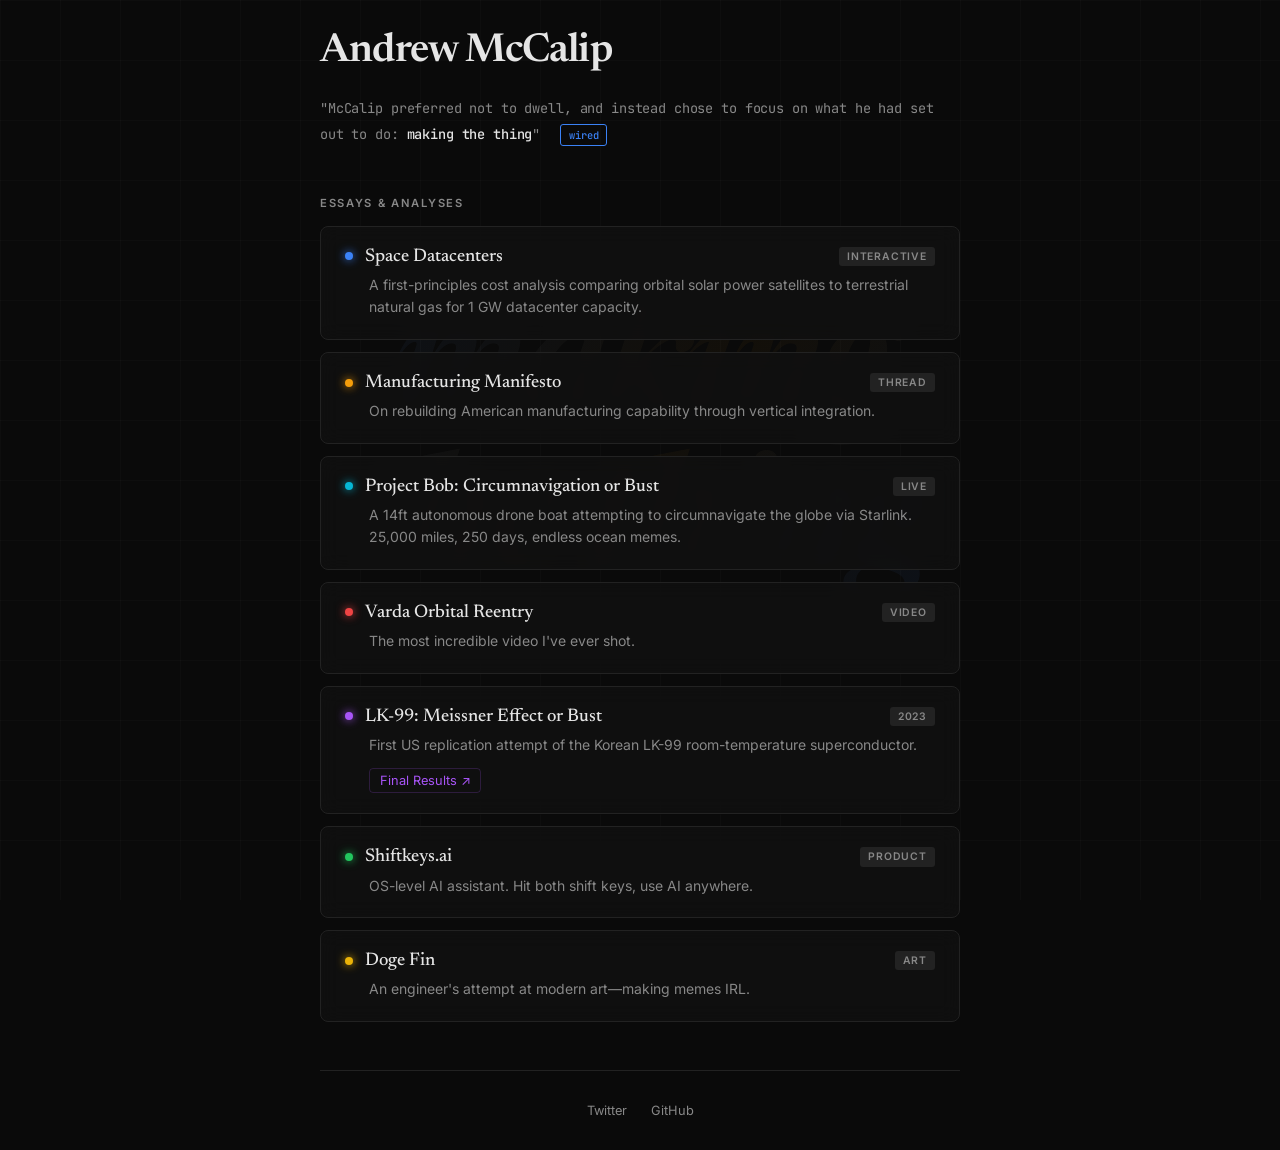
<file: templates/index.html>
<!DOCTYPE html>
<html lang="en">
<head>
    
    <meta charset="UTF-8">
    <meta name="viewport" content="width=device-width, initial-scale=1.0">
    <title>Andrew McCalip</title>
    <script type="text/javascript">
    (function(c,l,a,r,i,t,y){
        c[a]=c[a]||function(){(c[a].q=c[a].q||[]).push(arguments)};
        t=l.createElement(r);t.async=1;t.src="https://www.clarity.ms/tag/"+i;
        y=l.getElementsByTagName(r)[0];y.parentNode.insertBefore(t,y);
    })(window, document, "clarity", "script", "uklfizg8dn");
    </script>
    <link rel="preconnect" href="https://fonts.googleapis.com">
    <link rel="preconnect" href="https://fonts.gstatic.com" crossorigin>
    <link href="https://fonts.googleapis.com/css2?family=Newsreader:opsz,wght@6..72,400;6..72,500;6..72,600&family=JetBrains+Mono:wght@400;500&family=Inter:wght@400;500;600&display=swap" rel="stylesheet">
    <style>
        :root {
            --bg: #0a0a0a;
            --bg-card: #111111;
            --border: #222222;
            --text: #e5e5e5;
            --text-muted: #888888;
            --accent: #3b82f6;
            --accent-secondary: #f59e0b;
        }
        
        * {
            margin: 0;
            padding: 0;
            box-sizing: border-box;
        }
        
        body {
            font-family: 'Inter', -apple-system, BlinkMacSystemFont, sans-serif;
            background: var(--bg);
            color: var(--text);
            min-height: 100vh;
            display: flex;
            flex-direction: column;
            align-items: center;
            justify-content: center;
            padding: 2rem;
            overflow-x: hidden;
            position: relative;
        }
        
        /* Background quote effect */
        .bg-quote {
            position: fixed;
            top: 50%;
            left: 50%;
            transform: translate(-50%, -50%);
            font-family: 'Newsreader', Georgia, serif;
            font-size: clamp(4rem, 12vw, 10rem);
            font-weight: 600;
            font-style: italic;
            white-space: nowrap;
            color: transparent;
            background: linear-gradient(
                135deg,
                rgba(59, 130, 246, 0.06) 0%,
                rgba(245, 158, 11, 0.04) 50%,
                rgba(59, 130, 246, 0.06) 100%
            );
            -webkit-background-clip: text;
            background-clip: text;
            pointer-events: none;
            user-select: none;
            z-index: 0;
            letter-spacing: -0.03em;
        }
        
        .bg-quote-line {
            display: block;
            text-align: center;
            animation: pulse 8s ease-in-out infinite;
        }
        
        .bg-quote-line:nth-child(2) {
            animation-delay: -4s;
        }
        
        @keyframes pulse {
            0%, 100% { opacity: 0.6; }
            50% { opacity: 1; }
        }
        
        /* Subtle grid overlay */
        .bg-grid {
            position: fixed;
            inset: 0;
            background-image: 
                linear-gradient(rgba(255,255,255,0.02) 1px, transparent 1px),
                linear-gradient(90deg, rgba(255,255,255,0.02) 1px, transparent 1px);
            background-size: 60px 60px;
            pointer-events: none;
            z-index: 0;
        }
        
        .container {
            max-width: 640px;
            width: 100%;
            position: relative;
            z-index: 1;
        }
        
        header {
            margin-bottom: 3rem;
        }
        
        h1 {
            font-family: 'Newsreader', Georgia, serif;
            font-size: 2.5rem;
            font-weight: 600;
            letter-spacing: -0.02em;
            margin-bottom: 1.5rem;
        }
        
        /* Quote Block - Monospace Minimal */
        .quote-block {
            position: relative;
            padding: 0;
            margin-top: 0.5rem;
        }
        
        .quote-text {
            font-family: 'JetBrains Mono', 'Consolas', monospace;
            font-size: 0.85rem;
            font-weight: 400;
            line-height: 1.9;
            color: var(--text-muted);
            letter-spacing: -0.01em;
        }
        
        .quote-text .highlight {
            color: var(--text);
            font-weight: 500;
        }
        
        .quote-source {
            display: inline;
        }
        
        .quote-source a {
            font-family: 'JetBrains Mono', monospace;
            font-size: 0.65rem;
            font-weight: 500;
            color: var(--accent);
            text-decoration: none;
            margin-left: 0.75rem;
            padding: 0.2rem 0.5rem;
            border: 1px solid var(--accent);
            border-radius: 3px;
            transition: all 0.15s;
        }
        
        .quote-source a:hover {
            background: rgba(59, 130, 246, 0.15);
        }
        
        .essays-section {
            margin-bottom: 3rem;
        }
        
        .section-label {
            font-size: 0.7rem;
            font-weight: 600;
            letter-spacing: 0.15em;
            text-transform: uppercase;
            color: var(--text-muted);
            margin-bottom: 1rem;
        }
        
        .essay-list {
            display: flex;
            flex-direction: column;
            gap: 0.75rem;
        }
        
        .essay-card {
            display: block;
            background: rgba(17, 17, 17, 0.8);
            backdrop-filter: blur(10px);
            border: 1px solid var(--border);
            border-radius: 8px;
            padding: 1.25rem 1.5rem;
            text-decoration: none;
            color: inherit;
            transition: all 0.2s ease;
        }
        
        .essay-card:hover {
            border-color: var(--accent);
            transform: translateX(4px);
            background: rgba(17, 17, 17, 0.95);
        }
        
        .essay-header {
            display: flex;
            align-items: center;
            gap: 0.75rem;
            margin-bottom: 0.5rem;
        }
        
        .essay-indicator {
            width: 8px;
            height: 8px;
            border-radius: 50%;
            flex-shrink: 0;
        }
        
        .essay-indicator.orbital {
            background: var(--accent);
            box-shadow: 0 0 10px var(--accent);
        }
        
        .essay-indicator.manufacturing {
            background: var(--accent-secondary);
            box-shadow: 0 0 10px var(--accent-secondary);
        }
        
        .essay-indicator.lk99 {
            background: #a855f7;
            box-shadow: 0 0 10px #a855f7;
        }
        
        .essay-indicator.circumnavigation {
            background: #06b6d4;
            box-shadow: 0 0 10px #06b6d4;
        }
        
        .essay-indicator.shiftkeys {
            background: #22c55e;
            box-shadow: 0 0 10px #22c55e;
        }
        
        .essay-indicator.varda {
            background: #ef4444;
            box-shadow: 0 0 10px #ef4444;
        }
        
        .essay-indicator.doge {
            background: #eab308;
            box-shadow: 0 0 10px #eab308;
        }
        
        .essay-title {
            font-family: 'Newsreader', Georgia, serif;
            font-size: 1.15rem;
            font-weight: 500;
        }
        
        .essay-description {
            font-size: 0.875rem;
            color: var(--text-muted);
            line-height: 1.6;
            padding-left: 1.5rem;
        }
        
        .essay-tag {
            display: inline-block;
            font-size: 0.65rem;
            font-weight: 600;
            letter-spacing: 0.08em;
            text-transform: uppercase;
            color: var(--text-muted);
            background: var(--border);
            padding: 0.2rem 0.5rem;
            border-radius: 3px;
            margin-left: auto;
        }
        
        .lk99-card {
            cursor: default;
        }
        
        .lk99-card:hover {
            transform: none;
            border-color: #a855f7;
        }
        
        .essay-links {
            display: flex;
            gap: 1rem;
            padding-left: 1.5rem;
            margin-top: 0.75rem;
        }
        
        .essay-sublink {
            font-size: 0.8rem;
            color: #a855f7;
            text-decoration: none;
            padding: 0.25rem 0.6rem;
            border: 1px solid #a855f733;
            border-radius: 4px;
            transition: all 0.15s;
        }
        
        .essay-sublink:hover {
            background: #a855f722;
            border-color: #a855f7;
        }
        
        footer {
            padding-top: 2rem;
            border-top: 1px solid var(--border);
            text-align: center;
        }
        
        .footer-links {
            display: flex;
            justify-content: center;
            gap: 1.5rem;
        }
        
        .footer-links a {
            font-size: 0.8rem;
            color: var(--text-muted);
            text-decoration: none;
            transition: color 0.15s;
        }
        
        .footer-links a:hover {
            color: var(--text);
        }
        
        /* Mobile zoom out */
        @media (max-width: 768px) {
            body {
                zoom: 0.7;
            }
        }
    </style>
</head>
<body>
    <!-- Background effects -->
    <div class="bg-grid"></div>
    <div class="bg-quote" aria-hidden="true">
        <span class="bg-quote-line">making</span>
        <span class="bg-quote-line">the thing</span>
    </div>
    
    <div class="container">
        <header>
            <h1>Andrew McCalip</h1>
            <div class="quote-block">
                <p class="quote-text">"McCalip preferred not to dwell, and instead chose to focus on what he had set out to do: <span class="highlight">making the thing</span>" <span class="quote-source"><a href="https://www.wired.com/story/inside-the-diy-race-to-replicate-lk-99/" target="_blank">wired</a></span></p>
            </div>
        </header>
        
        <section class="essays-section">
            <p class="section-label">Essays & Analyses</p>
            
            <div class="essay-list">
                <a href="/space-datacenters" class="essay-card">
                    <div class="essay-header">
                        <div class="essay-indicator orbital"></div>
                        <span class="essay-title">Space Datacenters</span>
                        <span class="essay-tag">Interactive</span>
                    </div>
                    <p class="essay-description">
                        A first-principles cost analysis comparing orbital solar power satellites 
                        to terrestrial natural gas for 1 GW datacenter capacity.
                    </p>
                </a>
                
                <a href="https://x.com/andrewmccalip/status/1861019810920063145" target="_blank" class="essay-card">
                    <div class="essay-header">
                        <div class="essay-indicator manufacturing"></div>
                        <span class="essay-title">Manufacturing Manifesto</span>
                        <span class="essay-tag">Thread</span>
                    </div>
                    <p class="essay-description">
                        On rebuilding American manufacturing capability through vertical integration.
                    </p>
                </a>
                
                <a href="https://www.projectbob.xyz" target="_blank" class="essay-card">
                    <div class="essay-header">
                        <div class="essay-indicator circumnavigation"></div>
                        <span class="essay-title">Project Bob: Circumnavigation or Bust</span>
                        <span class="essay-tag">Live</span>
                    </div>
                    <p class="essay-description">
                        A 14ft autonomous drone boat attempting to circumnavigate the globe via Starlink. 
                        25,000 miles, 250 days, endless ocean memes.
                    </p>
                </a>
                
                <a href="https://www.youtube.com/watch?v=BWxl921rMgM" target="_blank" class="essay-card">
                    <div class="essay-header">
                        <div class="essay-indicator varda"></div>
                        <span class="essay-title">Varda Orbital Reentry</span>
                        <span class="essay-tag">Video</span>
                    </div>
                    <p class="essay-description">
                        The most incredible video I've ever shot.
                    </p>
                </a>
                
                <div class="essay-card lk99-card">
                    <div class="essay-header">
                        <div class="essay-indicator lk99"></div>
                        <span class="essay-title">LK-99: Meissner Effect or Bust</span>
                        <span class="essay-tag">2023</span>
                    </div>
                    <p class="essay-description">
                        First US replication attempt of the Korean LK-99 room-temperature 
                        superconductor. 
                    </p>
                    <div class="essay-links">
                        <a href="https://x.com/andrewmccalip/status/1689476909208600576" target="_blank" class="essay-sublink">Final Results ↗</a>
                    </div>
                </div>
                
                <a href="https://shiftkeys.ai" target="_blank" class="essay-card">
                    <div class="essay-header">
                        <div class="essay-indicator shiftkeys"></div>
                        <span class="essay-title">Shiftkeys.ai</span>
                        <span class="essay-tag">Product</span>
                    </div>
                    <p class="essay-description">
                        OS-level AI assistant. Hit both shift keys, use AI anywhere.
                    </p>
                </a>
                
                <a href="https://doge-fin.com" target="_blank" class="essay-card">
                    <div class="essay-header">
                        <div class="essay-indicator doge"></div>
                        <span class="essay-title">Doge Fin</span>
                        <span class="essay-tag">Art</span>
                    </div>
                    <p class="essay-description">
                        An engineer's attempt at modern art—making memes IRL.
                    </p>
                </a>
            </div>
        </section>
        
        <footer>
            <div class="footer-links">
                <a href="https://twitter.com/andrewmccalip" target="_blank">Twitter</a>
                <a href="https://github.com/andrewmccalip" target="_blank">GitHub</a>
            </div>
        </footer>
    </div>
</body>
</html>
</file>
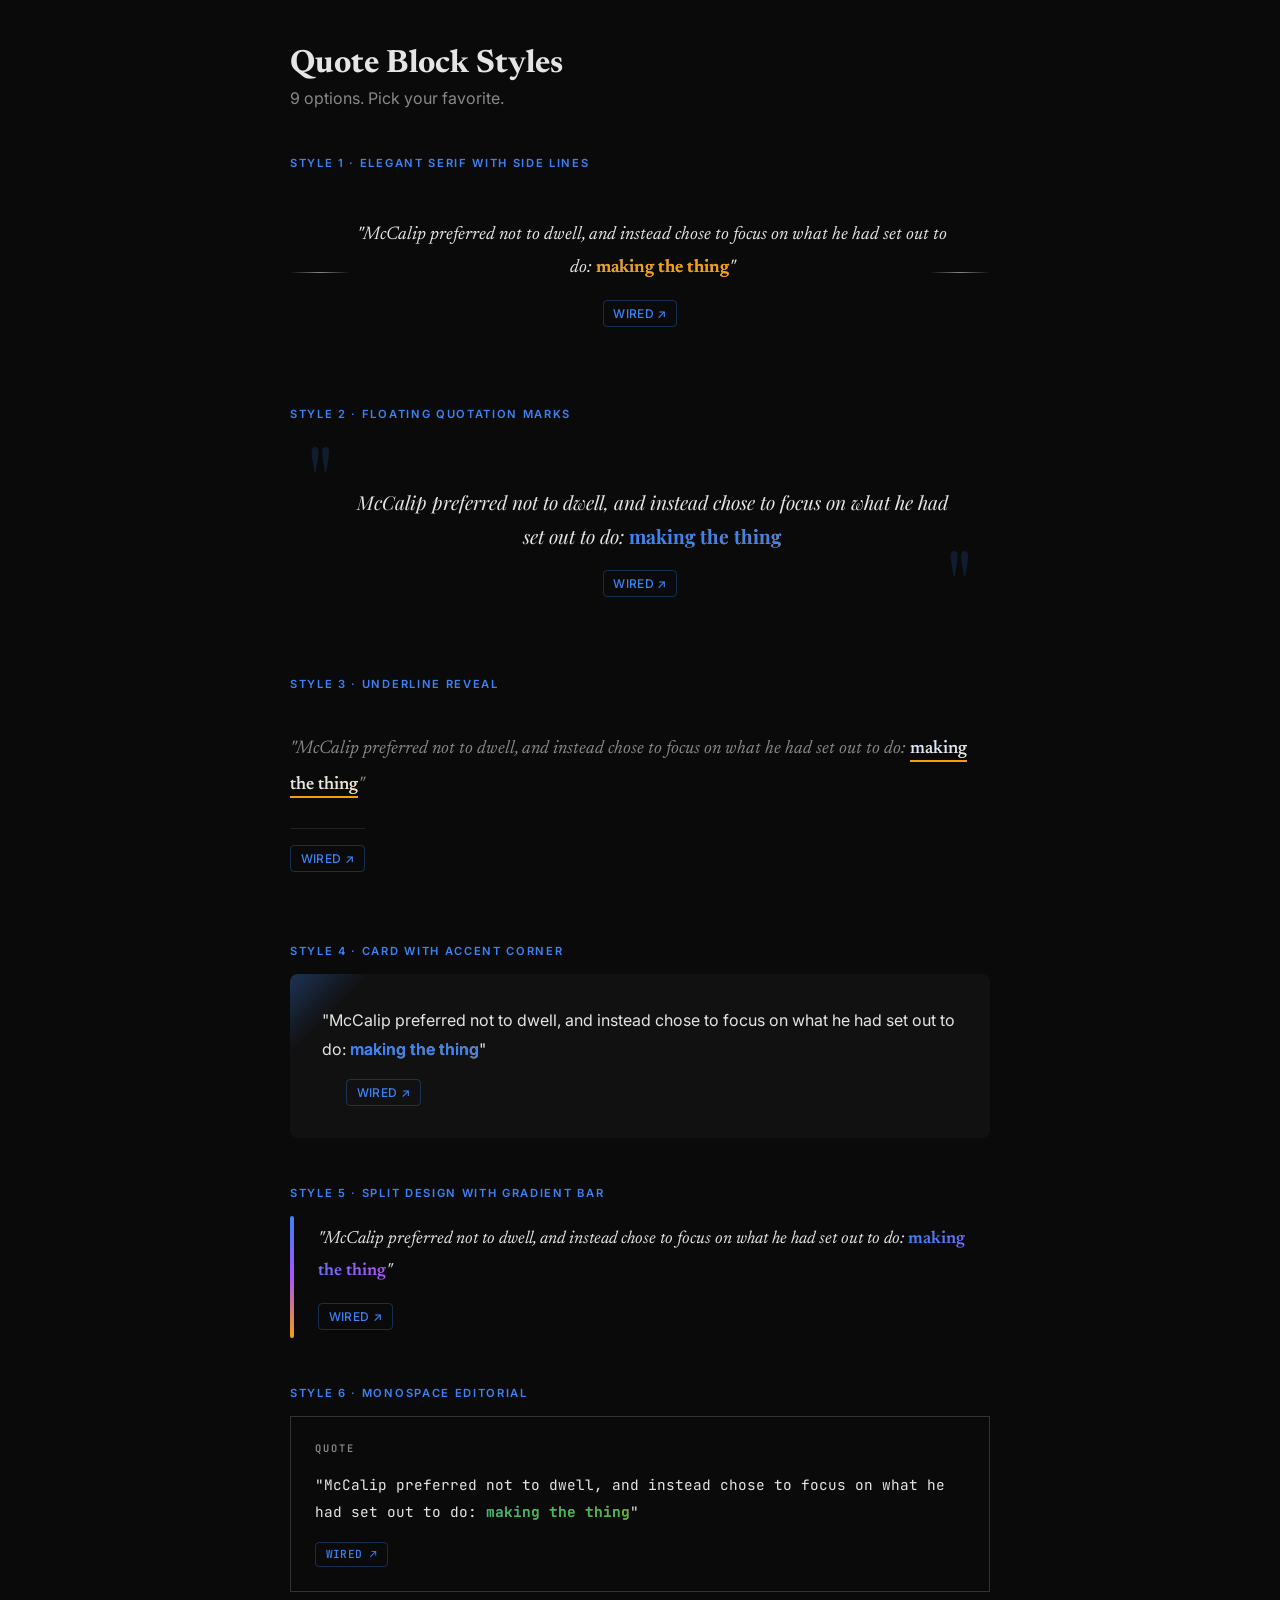
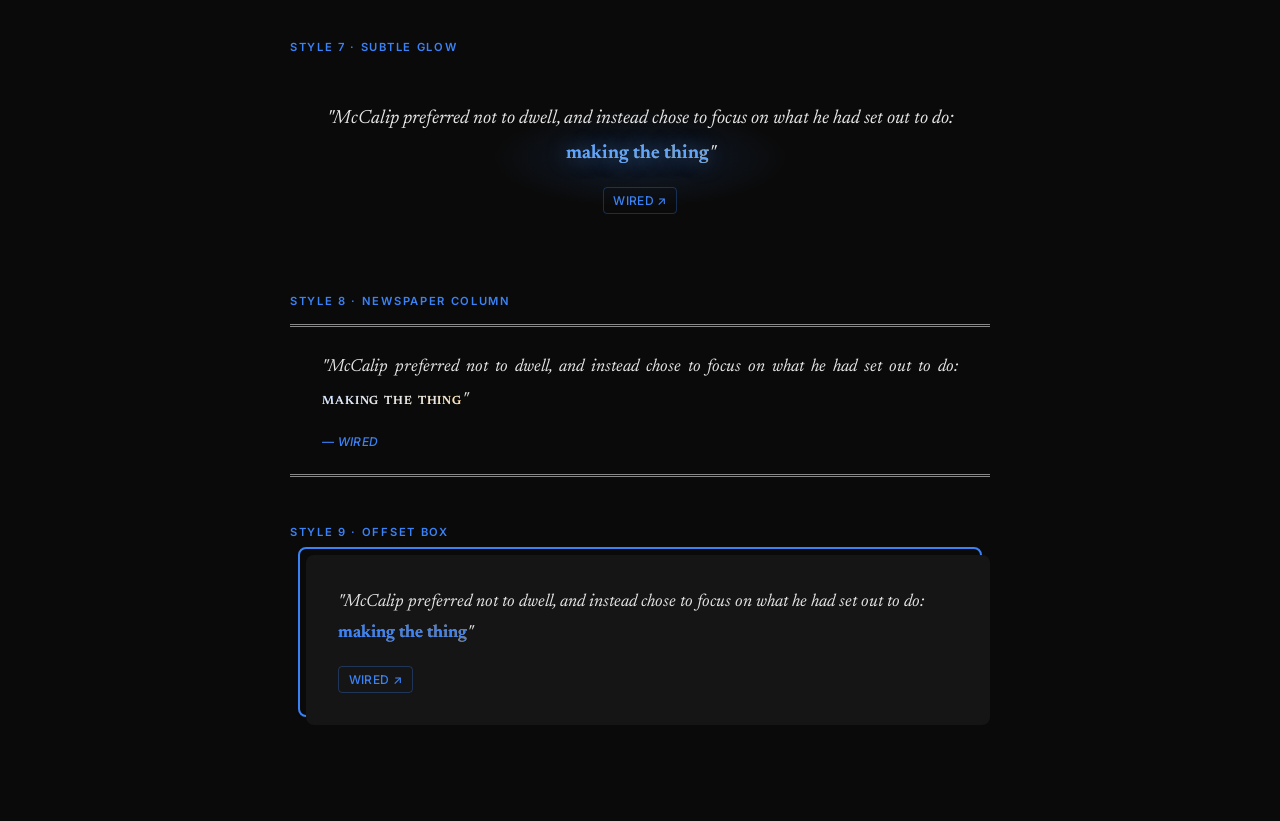
<file: templates/quote-styles.html>
<!DOCTYPE html>
<html lang="en">
<head>
    <meta charset="UTF-8">
    <meta name="viewport" content="width=device-width, initial-scale=1.0">
    <title>Quote Styles</title>
    <link rel="preconnect" href="https://fonts.googleapis.com">
    <link rel="preconnect" href="https://fonts.gstatic.com" crossorigin>
    <link href="https://fonts.googleapis.com/css2?family=Newsreader:opsz,wght@6..72,400;6..72,500;6..72,600&family=JetBrains+Mono:wght@400;500&family=Inter:wght@400;500;600&family=Playfair+Display:ital,wght@0,400;0,600;1,400&display=swap" rel="stylesheet">
    <style>
        :root {
            --bg: #0a0a0a;
            --text: #e5e5e5;
            --text-muted: #888888;
            --accent: #3b82f6;
            --accent-secondary: #f59e0b;
            --purple: #a855f7;
        }
        
        * { margin: 0; padding: 0; box-sizing: border-box; }
        
        body {
            font-family: 'Inter', -apple-system, sans-serif;
            background: var(--bg);
            color: var(--text);
            padding: 3rem 2rem;
            min-height: 100vh;
        }
        
        .container {
            max-width: 700px;
            margin: 0 auto;
        }
        
        h1 {
            font-family: 'Newsreader', Georgia, serif;
            font-size: 2rem;
            margin-bottom: 0.5rem;
        }
        
        .subtitle {
            color: var(--text-muted);
            margin-bottom: 3rem;
        }
        
        .style-section {
            margin-bottom: 3rem;
        }
        
        .style-label {
            font-size: 0.7rem;
            font-weight: 600;
            letter-spacing: 0.15em;
            text-transform: uppercase;
            color: var(--accent);
            margin-bottom: 1rem;
        }

        /* ========================================
           STYLE 1: Elegant Serif with Side Lines (KEEP)
           ======================================== */
        .quote-1 {
            position: relative;
            padding: 2rem 2.5rem;
            text-align: center;
        }
        
        .quote-1::before,
        .quote-1::after {
            content: '';
            position: absolute;
            top: 50%;
            width: 60px;
            height: 1px;
            background: linear-gradient(90deg, transparent, var(--text-muted), transparent);
        }
        
        .quote-1::before { left: 0; }
        .quote-1::after { right: 0; }
        
        .quote-1 .quote-text {
            font-family: 'Newsreader', Georgia, serif;
            font-size: 1.15rem;
            font-style: italic;
            color: var(--text);
            line-height: 1.8;
        }
        
        .quote-1 .highlight {
            color: var(--accent-secondary);
            font-style: normal;
            font-weight: 600;
        }
        
        .quote-1 .quote-source {
            justify-content: center;
            padding-left: 0;
        }

        /* ========================================
           STYLE 2: Floating Quotation Marks
           ======================================== */
        .quote-2 {
            position: relative;
            padding: 3rem 2rem 2rem;
            text-align: center;
        }
        
        .quote-2::before,
        .quote-2::after {
            font-family: 'Playfair Display', Georgia, serif;
            font-size: 6rem;
            line-height: 1;
            position: absolute;
            color: var(--accent);
            opacity: 0.15;
        }
        
        .quote-2::before {
            content: '"';
            top: -0.5rem;
            left: 1rem;
        }
        
        .quote-2::after {
            content: '"';
            bottom: 0;
            right: 1rem;
        }
        
        .quote-2 .quote-text {
            font-family: 'Playfair Display', Georgia, serif;
            font-size: 1.2rem;
            font-style: italic;
            color: var(--text);
            line-height: 1.8;
        }
        
        .quote-2 .highlight {
            color: var(--accent);
            font-style: normal;
            font-weight: 600;
        }
        
        .quote-2 .quote-source {
            justify-content: center;
            padding-left: 0;
        }

        /* ========================================
           STYLE 3: Underline Reveal
           ======================================== */
        .quote-3 {
            padding: 1.5rem 0;
        }
        
        .quote-3 .quote-text {
            font-family: 'Newsreader', Georgia, serif;
            font-size: 1.15rem;
            font-style: italic;
            color: var(--text-muted);
            line-height: 2;
            padding-left: 0;
        }
        
        .quote-3 .highlight {
            color: var(--text);
            font-style: normal;
            font-weight: 500;
            border-bottom: 2px solid var(--accent-secondary);
            padding-bottom: 2px;
        }
        
        .quote-3 .quote-source {
            padding-left: 0;
            margin-top: 1.5rem;
            padding-top: 1rem;
            border-top: 1px solid #222;
        }

        /* ========================================
           STYLE 4: Card with Accent Corner
           ======================================== */
        .quote-4 {
            background: #111;
            border-radius: 8px;
            padding: 2rem;
            position: relative;
            overflow: hidden;
        }
        
        .quote-4::before {
            content: '';
            position: absolute;
            top: 0;
            left: 0;
            width: 80px;
            height: 80px;
            background: linear-gradient(135deg, var(--accent) 0%, transparent 50%);
            opacity: 0.3;
        }
        
        .quote-4 .quote-text {
            font-family: 'Inter', sans-serif;
            font-size: 1rem;
            font-style: normal;
            font-weight: 400;
            color: var(--text);
            line-height: 1.8;
            padding-left: 0;
        }
        
        .quote-4 .highlight {
            color: var(--accent);
            font-weight: 600;
        }

        /* ========================================
           STYLE 5: Split Design
           ======================================== */
        .quote-5 {
            display: grid;
            grid-template-columns: 4px 1fr;
            gap: 1.5rem;
        }
        
        .quote-5-bar {
            background: linear-gradient(180deg, var(--accent) 0%, var(--purple) 50%, var(--accent-secondary) 100%);
            border-radius: 2px;
        }
        
        .quote-5 .quote-content {
            padding: 0.5rem 0;
        }
        
        .quote-5 .quote-text {
            font-family: 'Newsreader', Georgia, serif;
            font-size: 1.1rem;
            font-style: italic;
            color: var(--text);
            line-height: 1.8;
            padding-left: 0;
        }
        
        .quote-5 .highlight {
            background: linear-gradient(90deg, var(--accent), var(--purple));
            -webkit-background-clip: text;
            background-clip: text;
            color: transparent;
            font-style: normal;
            font-weight: 600;
        }
        
        .quote-5 .quote-source {
            padding-left: 0;
        }

        /* ========================================
           STYLE 6: Monospace Editorial
           ======================================== */
        .quote-6 {
            padding: 1.5rem;
            border: 1px solid #333;
        }
        
        .quote-6::before {
            content: 'QUOTE';
            display: block;
            font-family: 'JetBrains Mono', monospace;
            font-size: 0.65rem;
            font-weight: 600;
            letter-spacing: 0.2em;
            color: var(--text-muted);
            margin-bottom: 1rem;
        }
        
        .quote-6 .quote-text {
            font-family: 'JetBrains Mono', monospace;
            font-size: 0.9rem;
            font-style: normal;
            color: var(--text);
            line-height: 1.9;
            padding-left: 0;
        }
        
        .quote-6 .highlight {
            color: #3fb950;
            font-weight: 500;
        }
        
        .quote-6 .quote-source {
            padding-left: 0;
        }
        
        .quote-6 .quote-source a {
            font-family: 'JetBrains Mono', monospace;
            font-size: 0.7rem;
        }

        /* ========================================
           STYLE 7: Glow Effect
           ======================================== */
        .quote-7 {
            padding: 2rem;
            text-align: center;
            position: relative;
        }
        
        .quote-7::before {
            content: '';
            position: absolute;
            top: 50%;
            left: 50%;
            transform: translate(-50%, -50%);
            width: 300px;
            height: 100px;
            background: radial-gradient(ellipse, rgba(59, 130, 246, 0.15) 0%, transparent 70%);
            pointer-events: none;
        }
        
        .quote-7 .quote-text {
            font-family: 'Newsreader', Georgia, serif;
            font-size: 1.2rem;
            font-style: italic;
            color: var(--text);
            line-height: 1.8;
            padding-left: 0;
            position: relative;
        }
        
        .quote-7 .highlight {
            color: #60a5fa;
            font-style: normal;
            font-weight: 600;
            text-shadow: 0 0 20px rgba(96, 165, 250, 0.5);
        }
        
        .quote-7 .quote-source {
            justify-content: center;
            padding-left: 0;
        }

        /* ========================================
           STYLE 8: Newspaper Column
           ======================================== */
        .quote-8 {
            padding: 1.5rem 2rem;
            border-top: 3px double var(--text-muted);
            border-bottom: 3px double var(--text-muted);
        }
        
        .quote-8 .quote-text {
            font-family: 'Newsreader', Georgia, serif;
            font-size: 1.1rem;
            font-style: italic;
            color: var(--text);
            line-height: 1.9;
            padding-left: 0;
            text-align: justify;
        }
        
        .quote-8 .highlight {
            font-variant: small-caps;
            font-style: normal;
            font-weight: 600;
            letter-spacing: 0.05em;
            color: var(--text);
        }
        
        .quote-8 .quote-source {
            padding-left: 0;
            justify-content: flex-end;
        }
        
        .quote-8 .quote-source a {
            border: none;
            background: none;
            padding: 0;
            font-style: italic;
        }

        /* ========================================
           STYLE 9: Offset Box
           ======================================== */
        .quote-9 {
            position: relative;
            padding: 2rem;
            margin-left: 1rem;
            margin-top: 1rem;
        }
        
        .quote-9::before {
            content: '';
            position: absolute;
            inset: 0;
            background: #151515;
            border-radius: 8px;
            z-index: 0;
        }
        
        .quote-9::after {
            content: '';
            position: absolute;
            top: -8px;
            left: -8px;
            right: 8px;
            bottom: 8px;
            border: 2px solid var(--accent);
            border-radius: 8px;
            z-index: -1;
        }
        
        .quote-9 .quote-text {
            font-family: 'Newsreader', Georgia, serif;
            font-size: 1.1rem;
            font-style: italic;
            color: var(--text);
            line-height: 1.8;
            padding-left: 0;
            position: relative;
            z-index: 1;
        }
        
        .quote-9 .highlight {
            color: var(--accent);
            font-style: normal;
            font-weight: 600;
        }
        
        .quote-9 .quote-source {
            padding-left: 0;
            position: relative;
            z-index: 1;
        }

        /* ========================================
           SHARED STYLES
           ======================================== */
        .quote-text {
            font-family: 'Newsreader', Georgia, serif;
            font-size: 1.05rem;
            font-style: italic;
            line-height: 1.7;
            color: var(--text);
            padding-left: 1.5rem;
        }
        
        .highlight {
            background: linear-gradient(135deg, var(--accent), var(--accent-secondary));
            -webkit-background-clip: text;
            background-clip: text;
            color: transparent;
            font-weight: 600;
            font-style: normal;
        }
        
        .quote-source {
            display: inline-flex;
            align-items: center;
            gap: 0.5rem;
            margin-top: 1rem;
            padding-left: 1.5rem;
        }
        
        .quote-source a {
            font-family: 'Inter', sans-serif;
            font-size: 0.75rem;
            font-weight: 500;
            color: var(--accent);
            text-decoration: none;
            letter-spacing: 0.03em;
            padding: 0.3rem 0.6rem;
            border: 1px solid rgba(59, 130, 246, 0.3);
            border-radius: 4px;
            transition: all 0.15s;
        }
        
        .quote-source a:hover {
            background: rgba(59, 130, 246, 0.15);
            border-color: var(--accent);
        }
    </style>
</head>
<body>
    <div class="container">
        <h1>Quote Block Styles</h1>
        <p class="subtitle">9 options. Pick your favorite.</p>
        
        <!-- Style 1 (Original Style 3) -->
        <div class="style-section">
            <p class="style-label">Style 1 · Elegant Serif with Side Lines</p>
            <div class="quote-1">
                <p class="quote-text">"McCalip preferred not to dwell, and instead chose to focus on what he had set out to do: <span class="highlight">making the thing</span>"</p>
                <div class="quote-source">
                    <a href="#">WIRED ↗</a>
                </div>
            </div>
        </div>
        
        <!-- Style 2 -->
        <div class="style-section">
            <p class="style-label">Style 2 · Floating Quotation Marks</p>
            <div class="quote-2">
                <p class="quote-text">McCalip preferred not to dwell, and instead chose to focus on what he had set out to do: <span class="highlight">making the thing</span></p>
                <div class="quote-source">
                    <a href="#">WIRED ↗</a>
                </div>
            </div>
        </div>
        
        <!-- Style 3 -->
        <div class="style-section">
            <p class="style-label">Style 3 · Underline Reveal</p>
            <div class="quote-3">
                <p class="quote-text">"McCalip preferred not to dwell, and instead chose to focus on what he had set out to do: <span class="highlight">making the thing</span>"</p>
                <div class="quote-source">
                    <a href="#">WIRED ↗</a>
                </div>
            </div>
        </div>
        
        <!-- Style 4 -->
        <div class="style-section">
            <p class="style-label">Style 4 · Card with Accent Corner</p>
            <div class="quote-4">
                <p class="quote-text">"McCalip preferred not to dwell, and instead chose to focus on what he had set out to do: <span class="highlight">making the thing</span>"</p>
                <div class="quote-source">
                    <a href="#">WIRED ↗</a>
                </div>
            </div>
        </div>
        
        <!-- Style 5 -->
        <div class="style-section">
            <p class="style-label">Style 5 · Split Design with Gradient Bar</p>
            <div class="quote-5">
                <div class="quote-5-bar"></div>
                <div class="quote-content">
                    <p class="quote-text">"McCalip preferred not to dwell, and instead chose to focus on what he had set out to do: <span class="highlight">making the thing</span>"</p>
                    <div class="quote-source">
                        <a href="#">WIRED ↗</a>
                    </div>
                </div>
            </div>
        </div>
        
        <!-- Style 6 -->
        <div class="style-section">
            <p class="style-label">Style 6 · Monospace Editorial</p>
            <div class="quote-6">
                <p class="quote-text">"McCalip preferred not to dwell, and instead chose to focus on what he had set out to do: <span class="highlight">making the thing</span>"</p>
                <div class="quote-source">
                    <a href="#">WIRED ↗</a>
                </div>
            </div>
        </div>
        
        <!-- Style 7 -->
        <div class="style-section">
            <p class="style-label">Style 7 · Subtle Glow</p>
            <div class="quote-7">
                <p class="quote-text">"McCalip preferred not to dwell, and instead chose to focus on what he had set out to do: <span class="highlight">making the thing</span>"</p>
                <div class="quote-source">
                    <a href="#">WIRED ↗</a>
                </div>
            </div>
        </div>
        
        <!-- Style 8 -->
        <div class="style-section">
            <p class="style-label">Style 8 · Newspaper Column</p>
            <div class="quote-8">
                <p class="quote-text">"McCalip preferred not to dwell, and instead chose to focus on what he had set out to do: <span class="highlight">making the thing</span>"</p>
                <div class="quote-source">
                    <a href="#">— WIRED</a>
                </div>
            </div>
        </div>
        
        <!-- Style 9 -->
        <div class="style-section">
            <p class="style-label">Style 9 · Offset Box</p>
            <div class="quote-9">
                <p class="quote-text">"McCalip preferred not to dwell, and instead chose to focus on what he had set out to do: <span class="highlight">making the thing</span>"</p>
                <div class="quote-source">
                    <a href="#">WIRED ↗</a>
                </div>
            </div>
        </div>
    </div>
</body>
</html>
</file>
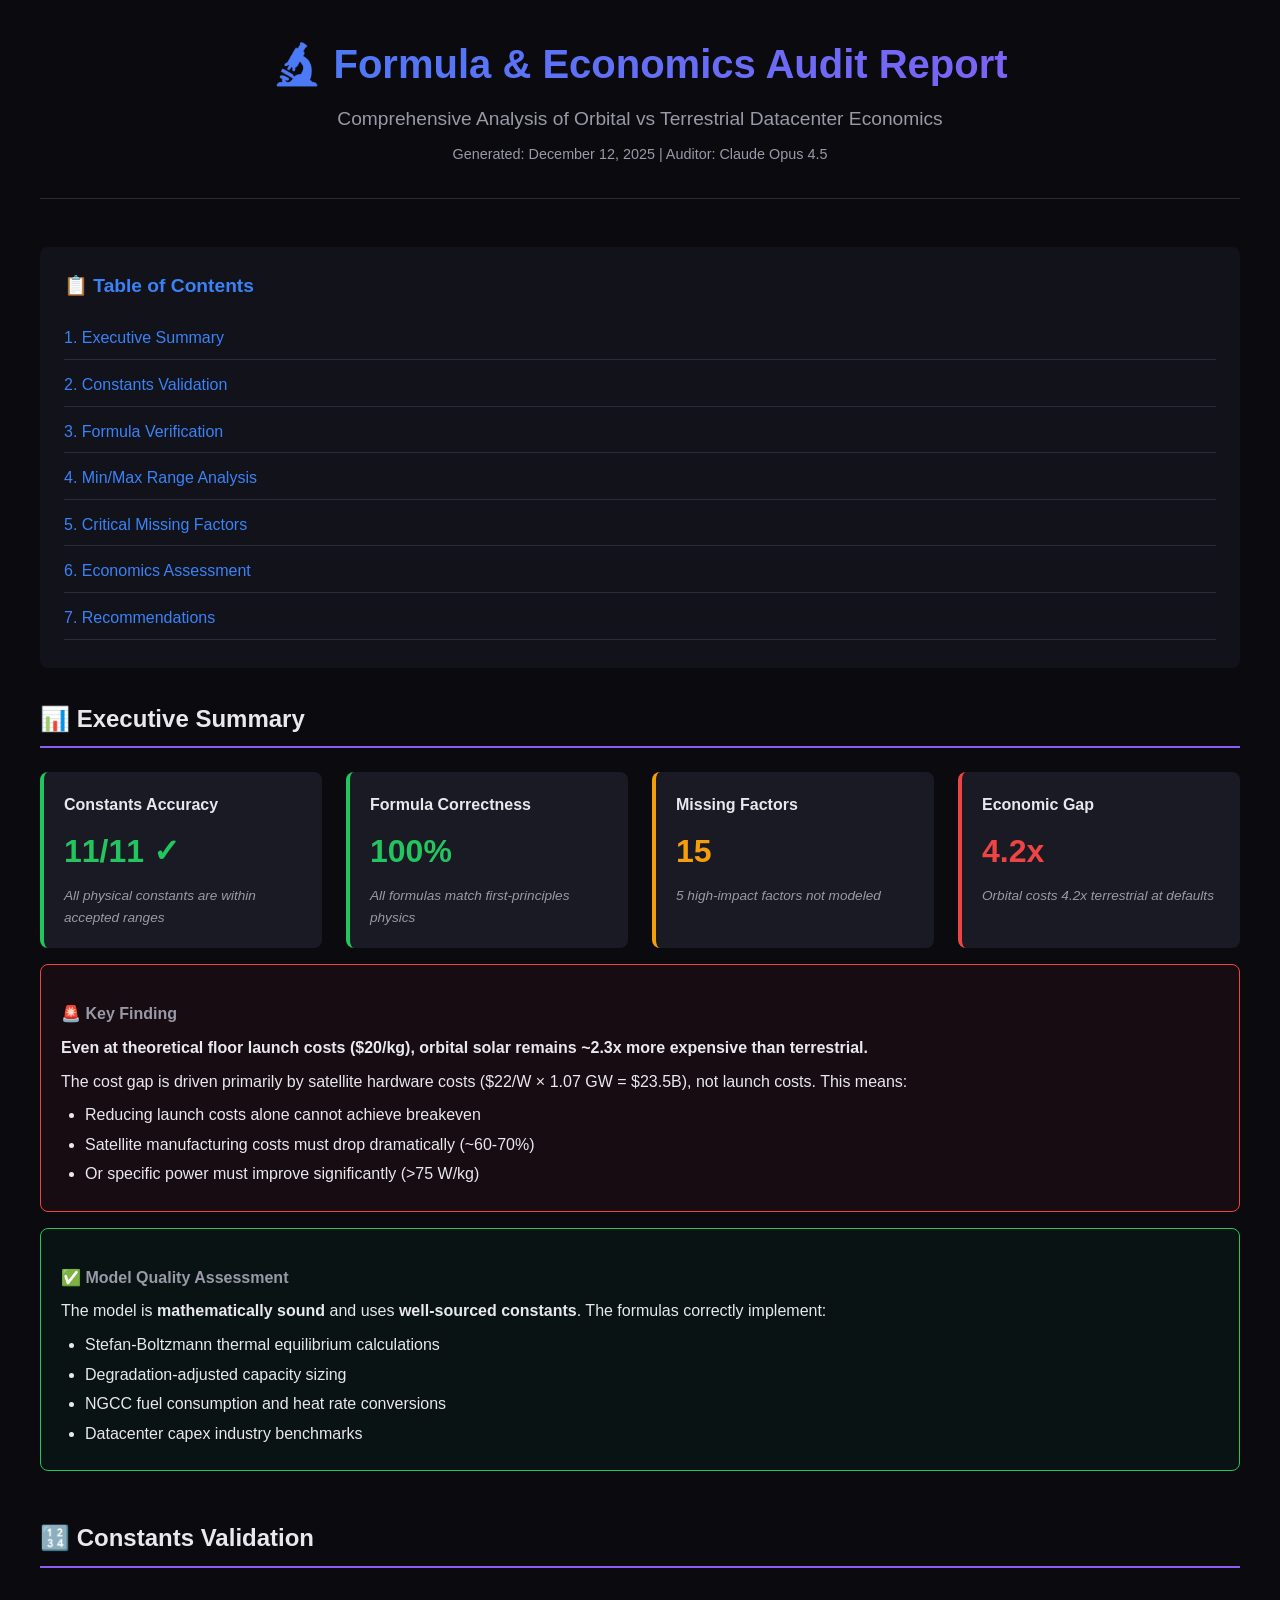
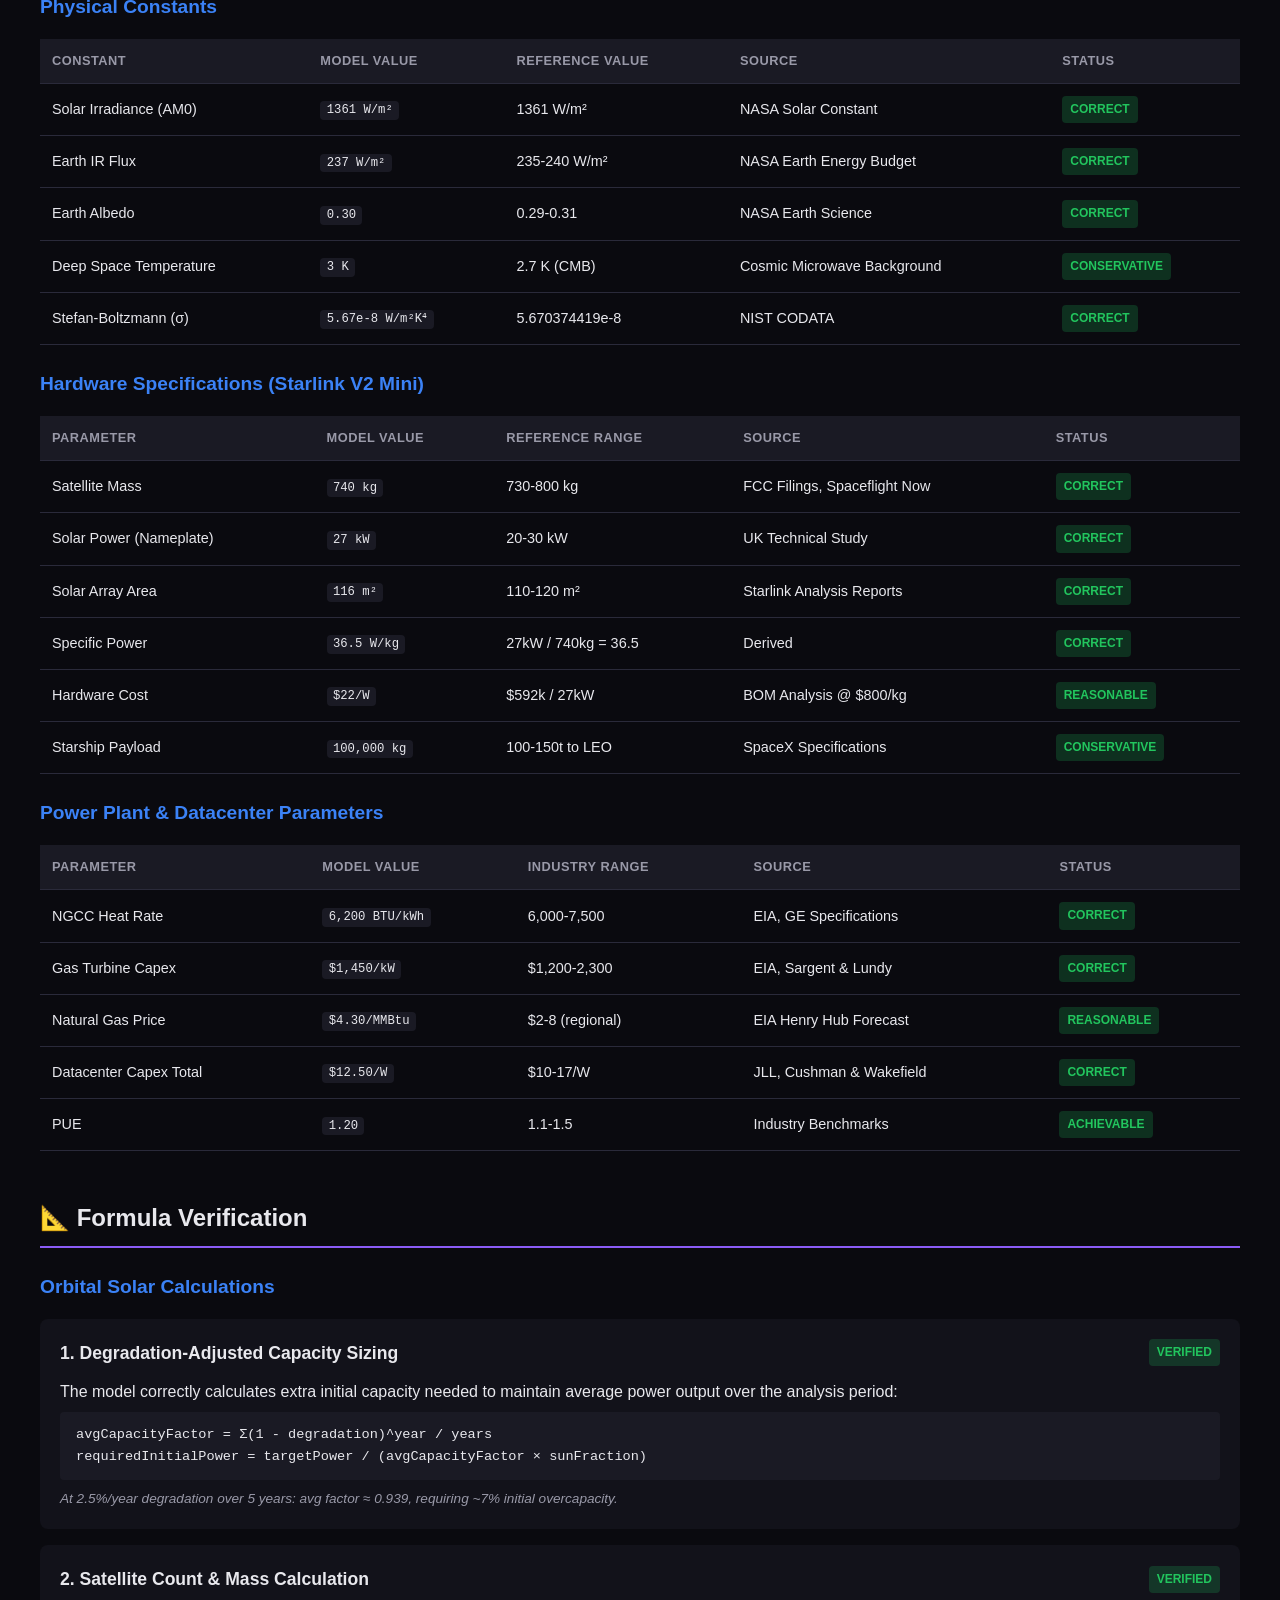
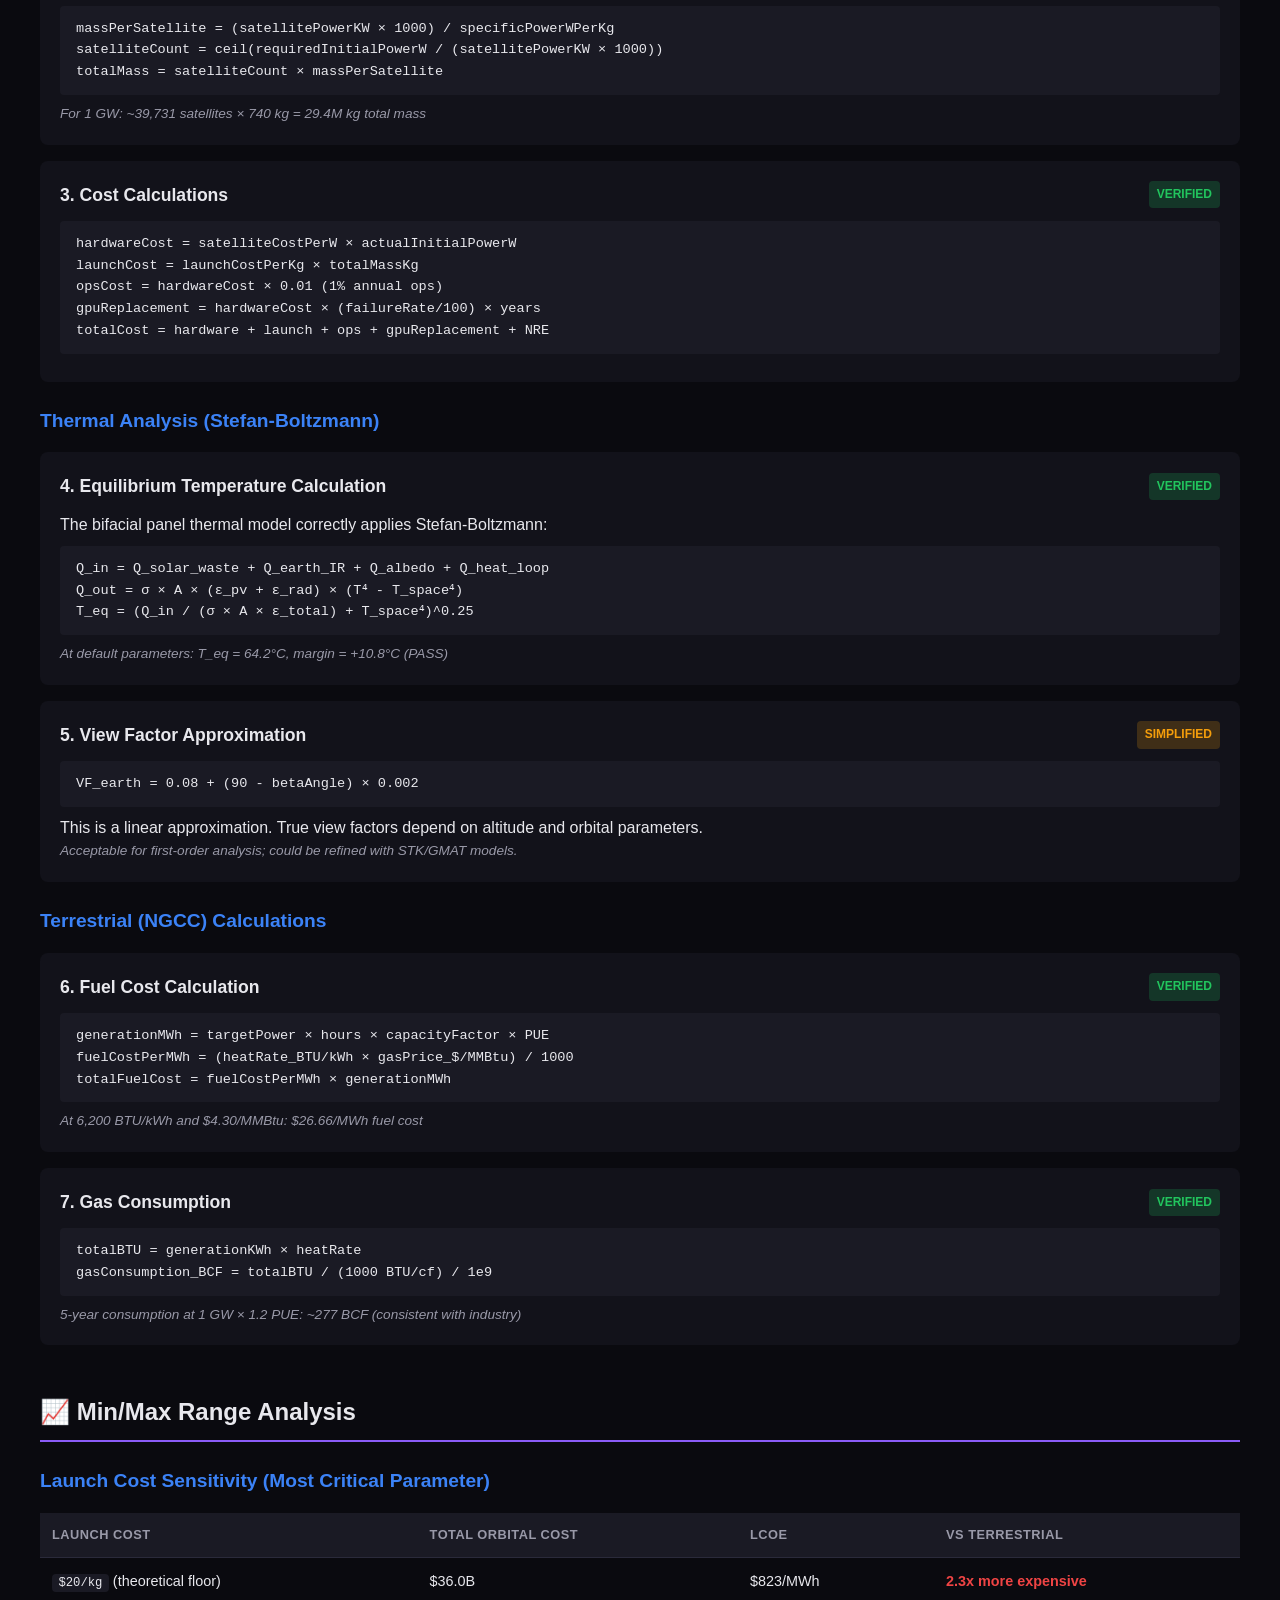
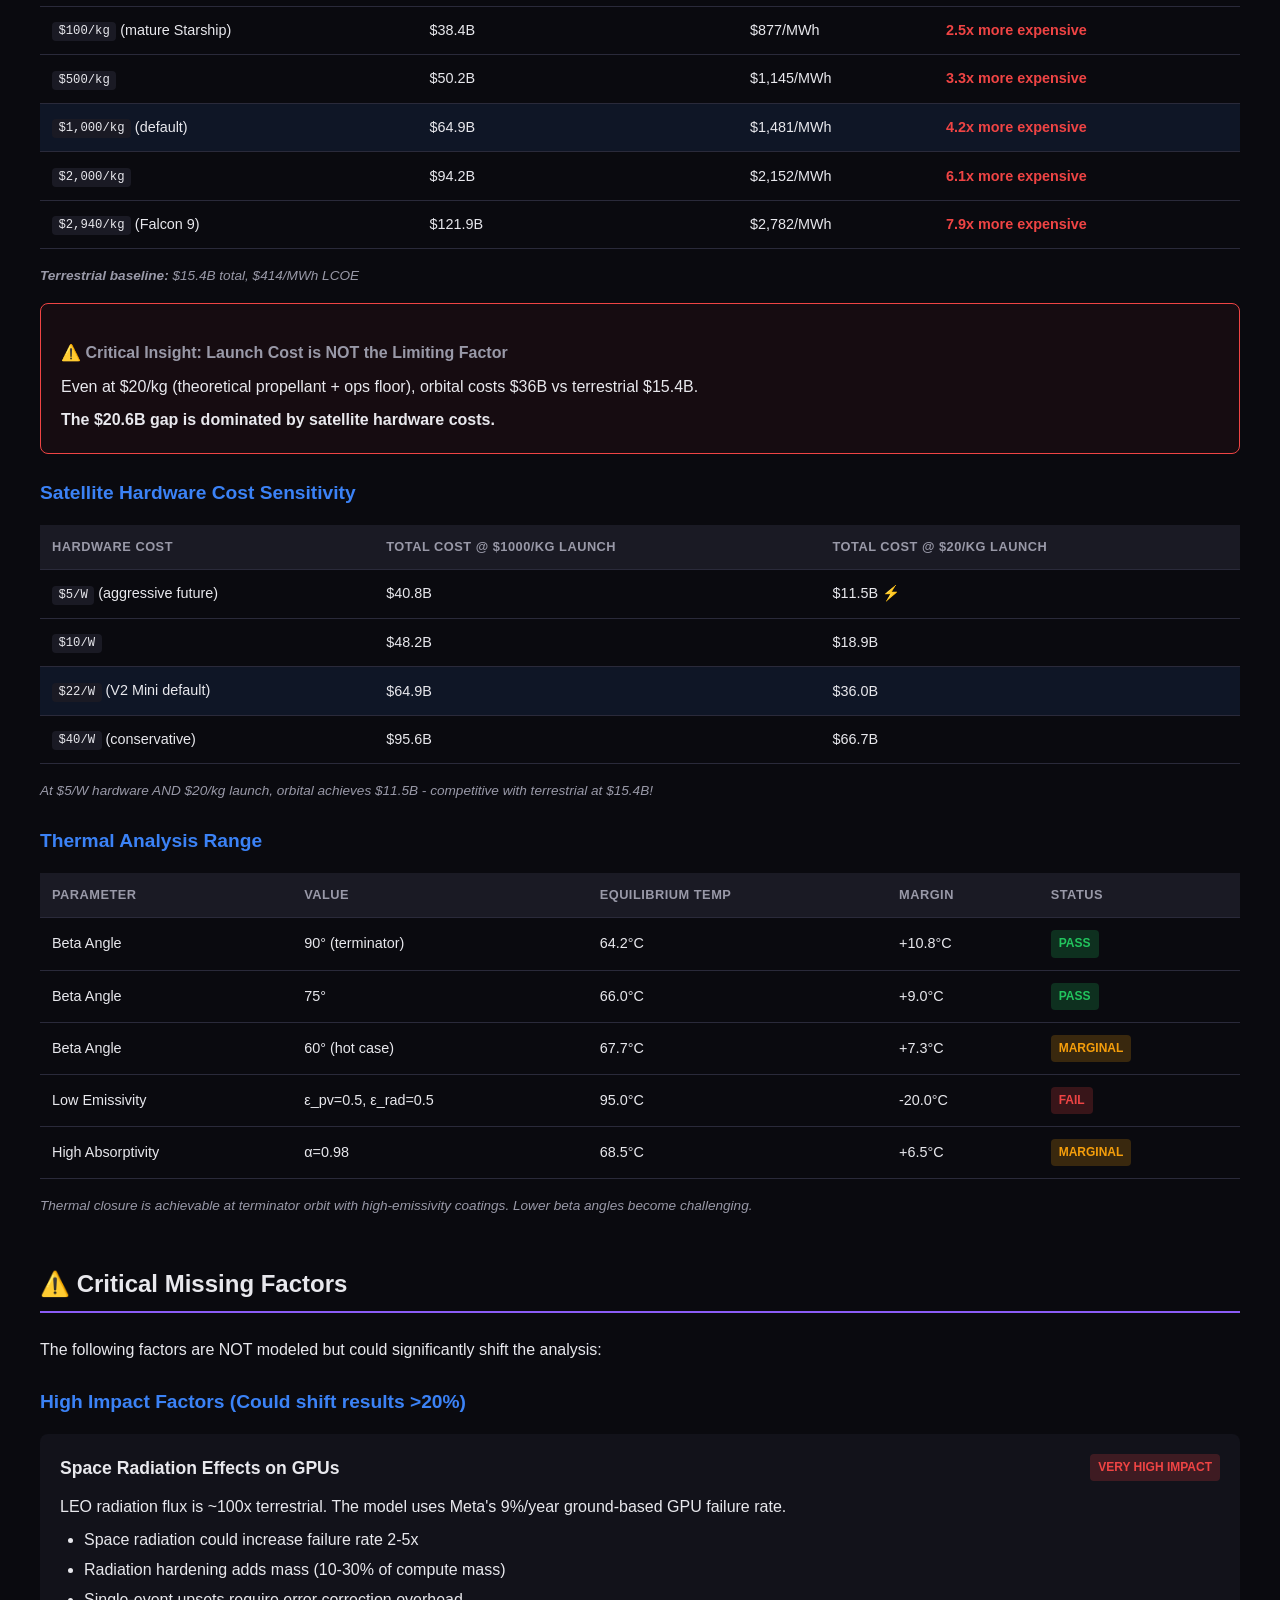
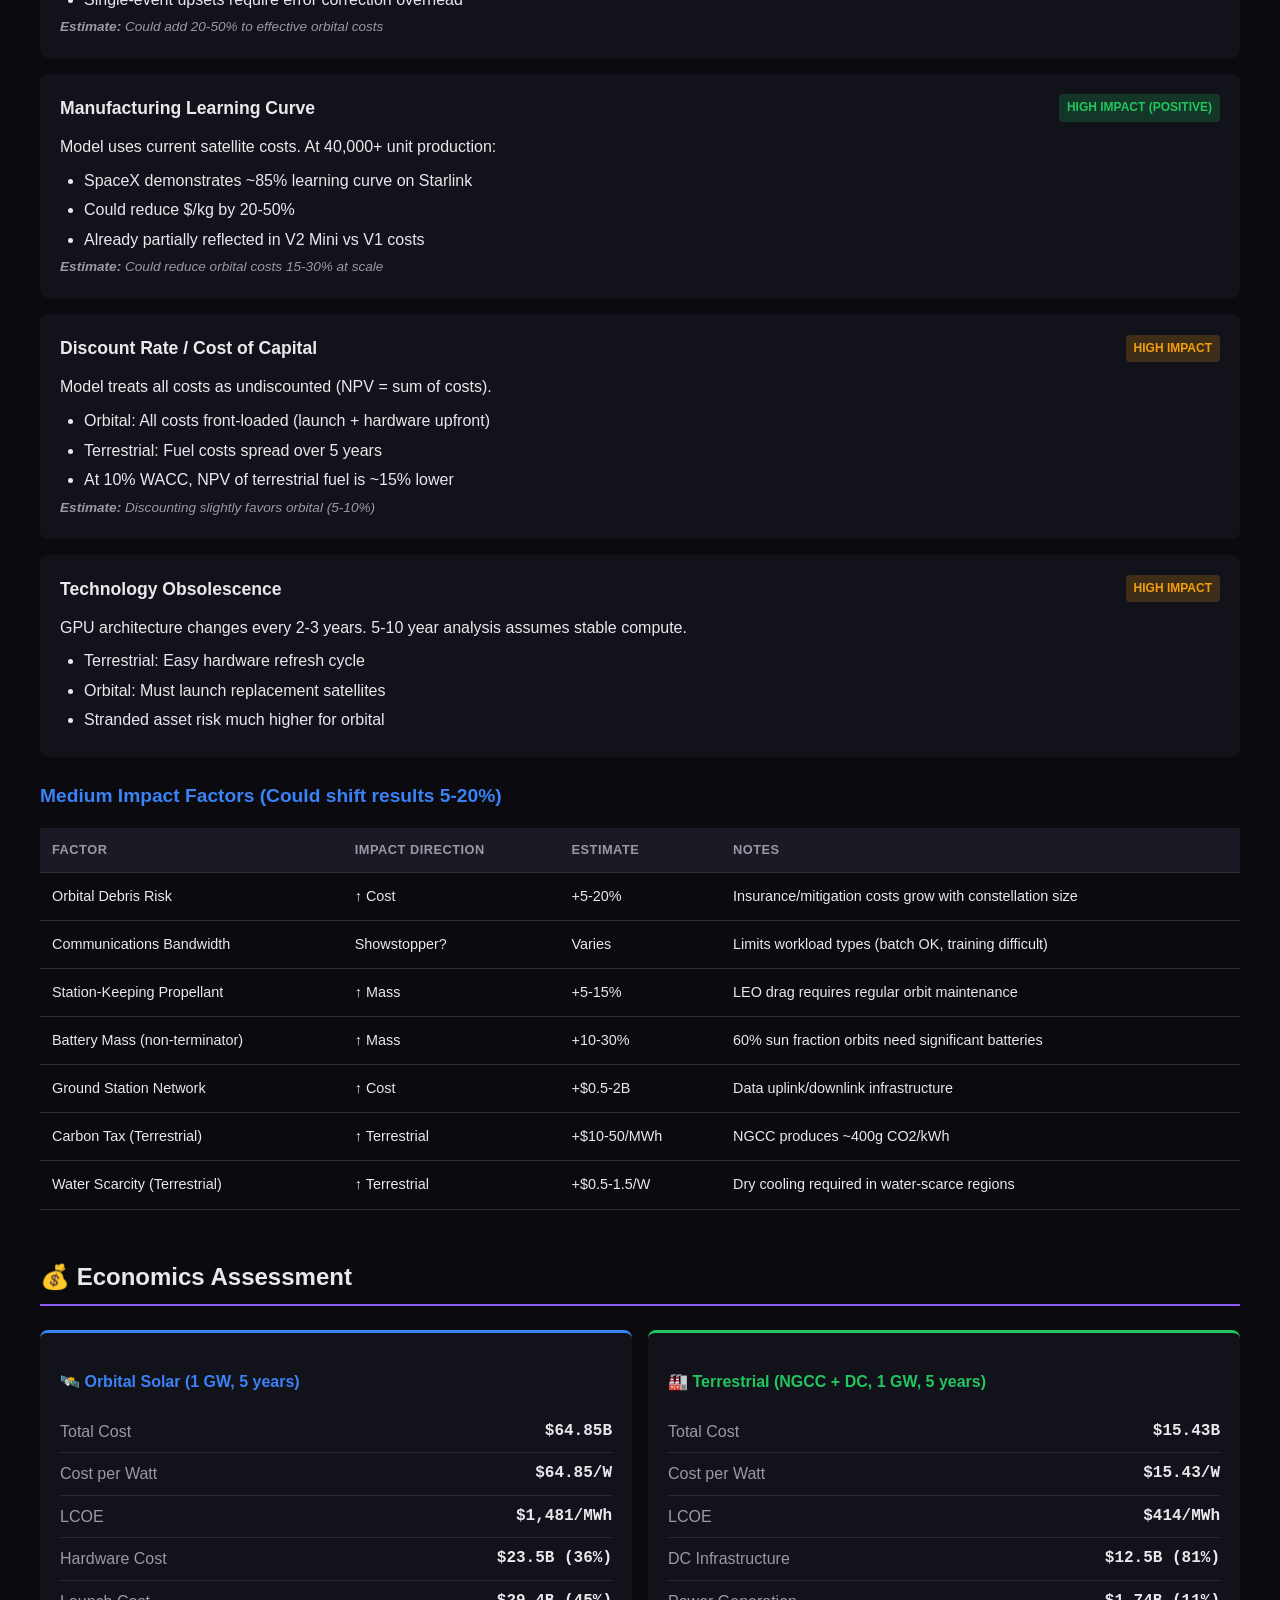
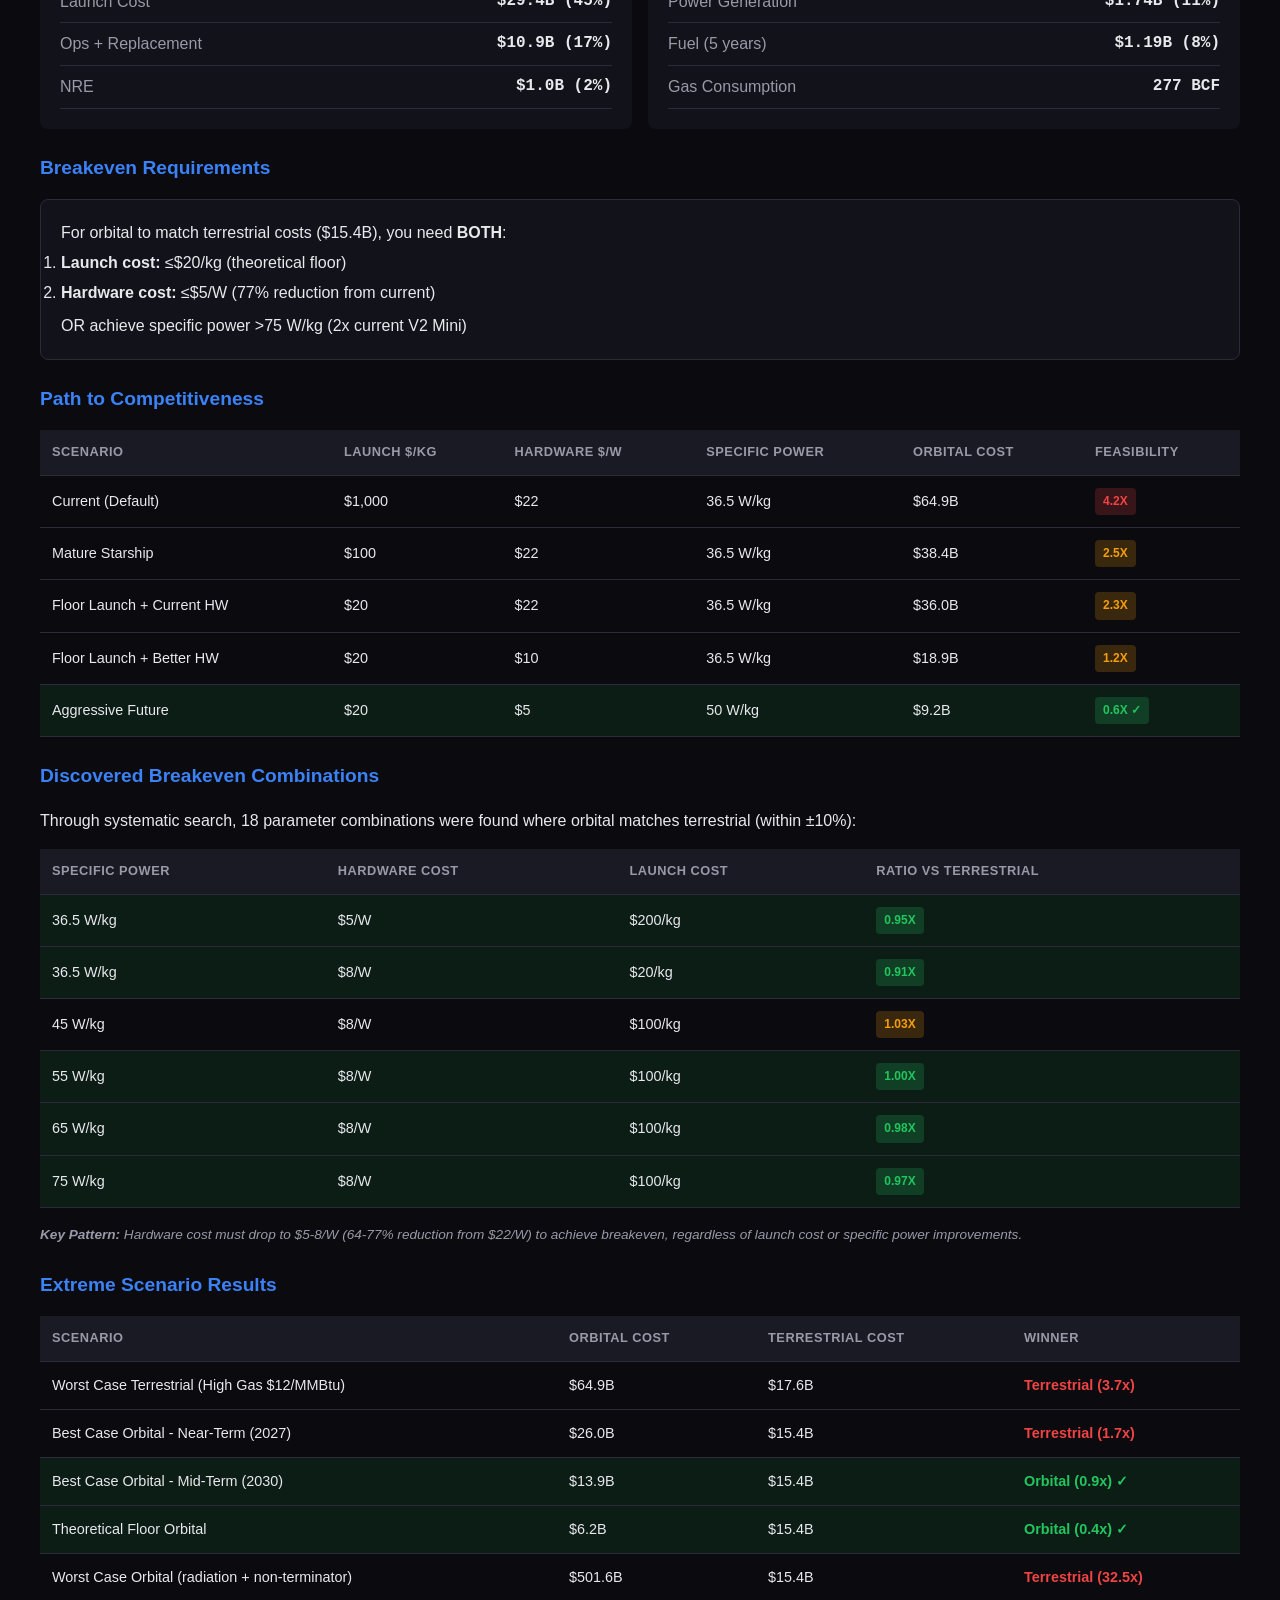
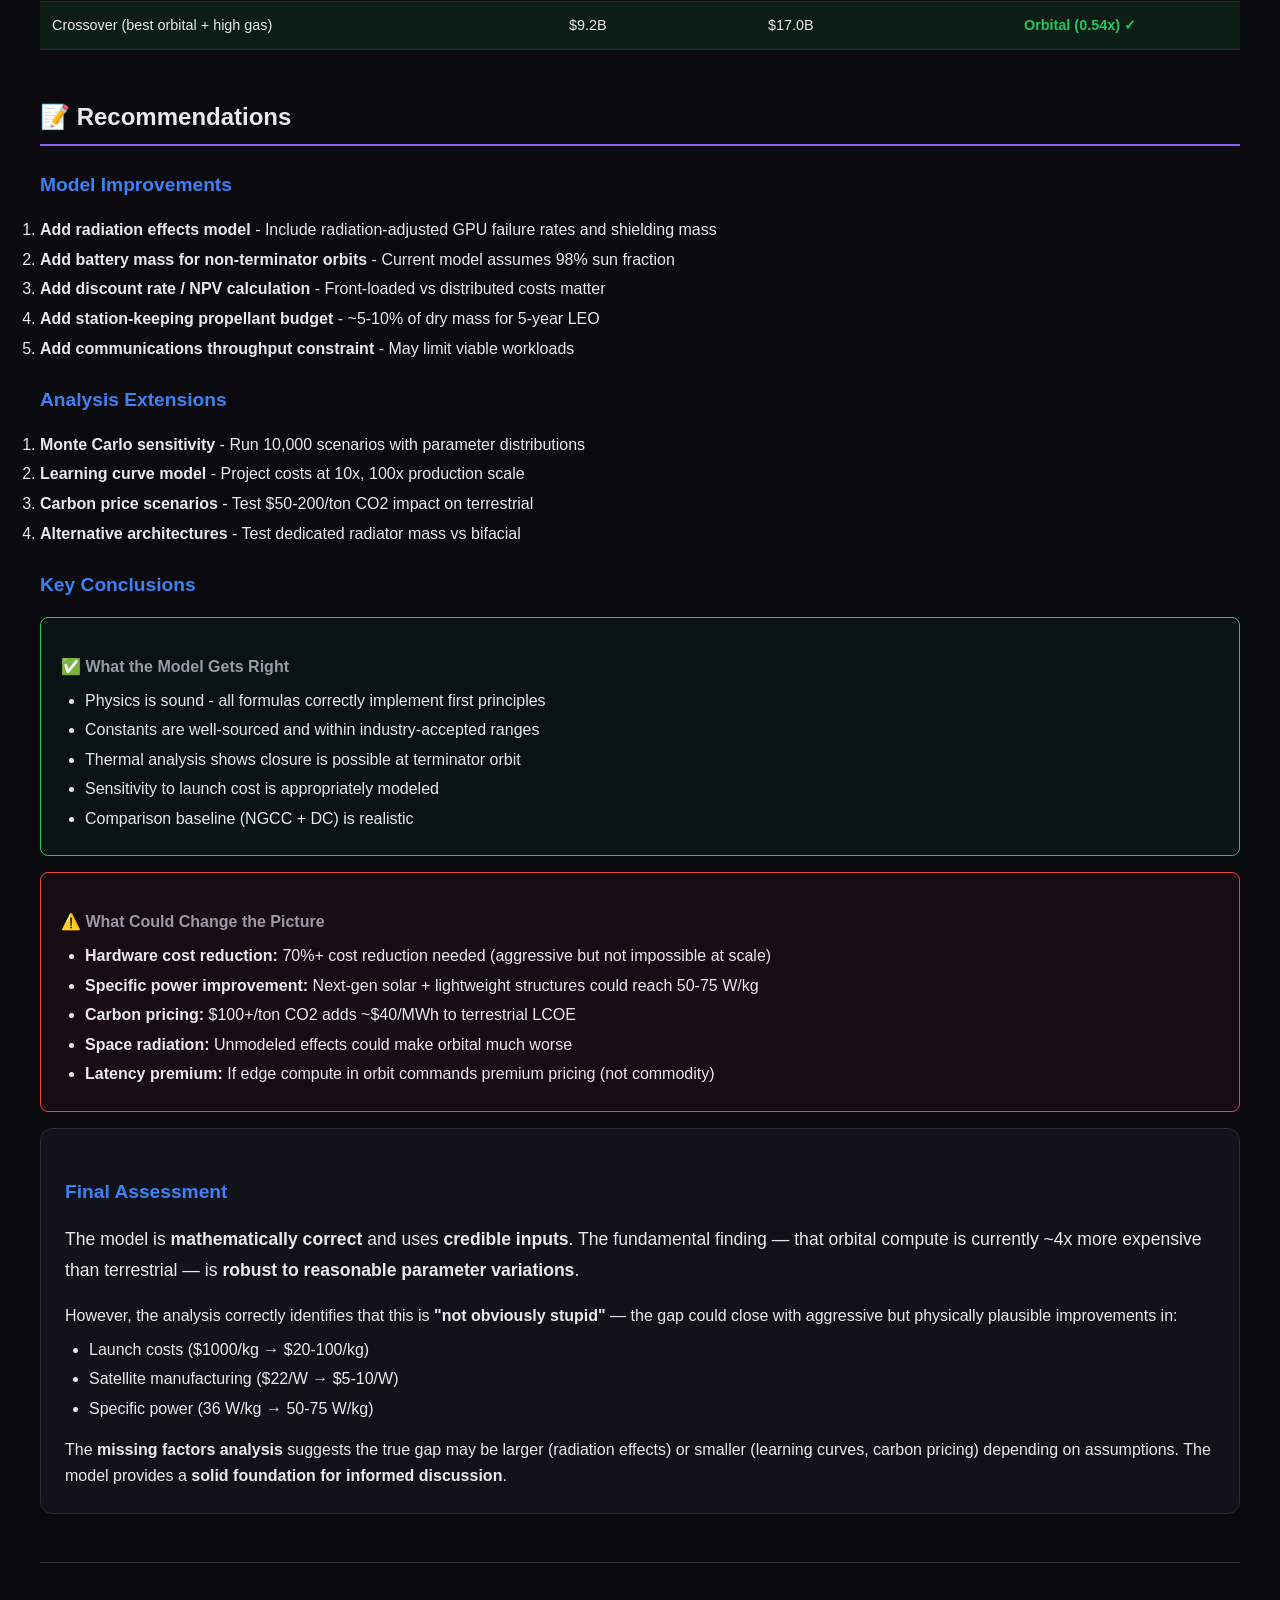
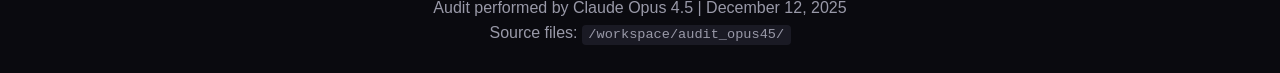
<file: audits/v1_opus4.5/audit_report.html>
<!DOCTYPE html>
<html lang="en">
<head>
    <meta charset="UTF-8">
    <meta name="viewport" content="width=device-width, initial-scale=1.0">
    <title>Space Datacenter Economic Model - Comprehensive Audit Report</title>
    <style>
        :root {
            --bg-primary: #0a0a0f;
            --bg-secondary: #12121a;
            --bg-tertiary: #1a1a24;
            --text-primary: #e8e8ed;
            --text-secondary: #9999a8;
            --accent-green: #22c55e;
            --accent-red: #ef4444;
            --accent-yellow: #f59e0b;
            --accent-blue: #3b82f6;
            --accent-purple: #8b5cf6;
            --border-color: #2a2a3a;
        }
        
        * {
            margin: 0;
            padding: 0;
            box-sizing: border-box;
        }
        
        body {
            font-family: -apple-system, BlinkMacSystemFont, 'Segoe UI', Roboto, 'Helvetica Neue', Arial, sans-serif;
            background: var(--bg-primary);
            color: var(--text-primary);
            line-height: 1.6;
            padding: 2rem;
        }
        
        .container {
            max-width: 1200px;
            margin: 0 auto;
        }
        
        header {
            text-align: center;
            margin-bottom: 3rem;
            padding-bottom: 2rem;
            border-bottom: 1px solid var(--border-color);
        }
        
        h1 {
            font-size: 2.5rem;
            margin-bottom: 0.5rem;
            background: linear-gradient(90deg, var(--accent-blue), var(--accent-purple));
            -webkit-background-clip: text;
            -webkit-text-fill-color: transparent;
            background-clip: text;
        }
        
        .subtitle {
            color: var(--text-secondary);
            font-size: 1.2rem;
        }
        
        .audit-date {
            color: var(--text-secondary);
            font-size: 0.9rem;
            margin-top: 0.5rem;
        }
        
        section {
            margin-bottom: 3rem;
        }
        
        h2 {
            font-size: 1.5rem;
            margin-bottom: 1.5rem;
            padding-bottom: 0.5rem;
            border-bottom: 2px solid var(--accent-purple);
            display: flex;
            align-items: center;
            gap: 0.5rem;
        }
        
        h3 {
            font-size: 1.2rem;
            margin: 1.5rem 0 1rem;
            color: var(--accent-blue);
        }
        
        h4 {
            font-size: 1rem;
            margin: 1rem 0 0.5rem;
            color: var(--text-secondary);
        }
        
        .summary-box {
            background: var(--bg-secondary);
            border: 1px solid var(--border-color);
            border-radius: 12px;
            padding: 1.5rem;
            margin-bottom: 2rem;
        }
        
        .summary-grid {
            display: grid;
            grid-template-columns: repeat(auto-fit, minmax(280px, 1fr));
            gap: 1.5rem;
        }
        
        .summary-card {
            background: var(--bg-tertiary);
            border-radius: 8px;
            padding: 1.25rem;
        }
        
        .summary-card.pass {
            border-left: 4px solid var(--accent-green);
        }
        
        .summary-card.fail {
            border-left: 4px solid var(--accent-red);
        }
        
        .summary-card.warning {
            border-left: 4px solid var(--accent-yellow);
        }
        
        .summary-card h4 {
            margin: 0 0 0.5rem;
            color: var(--text-primary);
        }
        
        .summary-card .value {
            font-size: 2rem;
            font-weight: bold;
            margin: 0.5rem 0;
        }
        
        .summary-card.pass .value { color: var(--accent-green); }
        .summary-card.fail .value { color: var(--accent-red); }
        .summary-card.warning .value { color: var(--accent-yellow); }
        
        table {
            width: 100%;
            border-collapse: collapse;
            margin: 1rem 0;
            font-size: 0.9rem;
        }
        
        th, td {
            padding: 0.75rem;
            text-align: left;
            border-bottom: 1px solid var(--border-color);
        }
        
        th {
            background: var(--bg-tertiary);
            color: var(--text-secondary);
            font-weight: 600;
            text-transform: uppercase;
            font-size: 0.8rem;
            letter-spacing: 0.5px;
        }
        
        tr:hover {
            background: var(--bg-secondary);
        }
        
        .status-pass {
            color: var(--accent-green);
            font-weight: bold;
        }
        
        .status-fail {
            color: var(--accent-red);
            font-weight: bold;
        }
        
        .status-warning {
            color: var(--accent-yellow);
            font-weight: bold;
        }
        
        .badge {
            display: inline-block;
            padding: 0.25rem 0.5rem;
            border-radius: 4px;
            font-size: 0.75rem;
            font-weight: bold;
            text-transform: uppercase;
        }
        
        .badge-pass { background: rgba(34, 197, 94, 0.2); color: var(--accent-green); }
        .badge-fail { background: rgba(239, 68, 68, 0.2); color: var(--accent-red); }
        .badge-warning { background: rgba(245, 158, 11, 0.2); color: var(--accent-yellow); }
        .badge-info { background: rgba(59, 130, 246, 0.2); color: var(--accent-blue); }
        
        .highlight-box {
            background: var(--bg-secondary);
            border: 1px solid var(--border-color);
            border-radius: 8px;
            padding: 1.25rem;
            margin: 1rem 0;
        }
        
        .highlight-box.critical {
            border-color: var(--accent-red);
            background: rgba(239, 68, 68, 0.05);
        }
        
        .highlight-box.success {
            border-color: var(--accent-green);
            background: rgba(34, 197, 94, 0.05);
        }
        
        .chart-placeholder {
            background: var(--bg-tertiary);
            border-radius: 8px;
            padding: 2rem;
            text-align: center;
            margin: 1rem 0;
        }
        
        .comparison-row {
            display: grid;
            grid-template-columns: 1fr 1fr;
            gap: 1rem;
            margin: 1rem 0;
        }
        
        .comparison-col {
            background: var(--bg-secondary);
            border-radius: 8px;
            padding: 1.25rem;
        }
        
        .comparison-col.orbital {
            border-top: 3px solid var(--accent-blue);
        }
        
        .comparison-col.terrestrial {
            border-top: 3px solid var(--accent-green);
        }
        
        .comparison-col h4 {
            color: var(--text-primary);
            margin-bottom: 1rem;
        }
        
        .comparison-col.orbital h4 { color: var(--accent-blue); }
        .comparison-col.terrestrial h4 { color: var(--accent-green); }
        
        .metric-row {
            display: flex;
            justify-content: space-between;
            padding: 0.5rem 0;
            border-bottom: 1px solid var(--border-color);
        }
        
        .metric-label {
            color: var(--text-secondary);
        }
        
        .metric-value {
            font-weight: bold;
            font-family: 'JetBrains Mono', monospace;
        }
        
        .formula {
            background: var(--bg-tertiary);
            border-radius: 4px;
            padding: 0.75rem 1rem;
            font-family: 'JetBrains Mono', monospace;
            font-size: 0.85rem;
            margin: 0.5rem 0;
            overflow-x: auto;
        }
        
        .notes {
            font-size: 0.85rem;
            color: var(--text-secondary);
            font-style: italic;
        }
        
        .finding {
            background: var(--bg-secondary);
            border-radius: 8px;
            padding: 1.25rem;
            margin: 1rem 0;
        }
        
        .finding-header {
            display: flex;
            justify-content: space-between;
            align-items: center;
            margin-bottom: 0.75rem;
        }
        
        .finding-title {
            font-weight: bold;
            font-size: 1.1rem;
        }
        
        ul {
            margin-left: 1.5rem;
            margin-top: 0.5rem;
        }
        
        li {
            margin: 0.25rem 0;
        }
        
        code {
            background: var(--bg-tertiary);
            padding: 0.15rem 0.4rem;
            border-radius: 4px;
            font-family: 'JetBrains Mono', monospace;
            font-size: 0.85em;
        }
        
        .toc {
            background: var(--bg-secondary);
            border-radius: 8px;
            padding: 1.5rem;
            margin-bottom: 2rem;
        }
        
        .toc h3 {
            margin-top: 0;
        }
        
        .toc ul {
            list-style: none;
            margin: 0;
        }
        
        .toc li {
            padding: 0.5rem 0;
            border-bottom: 1px solid var(--border-color);
        }
        
        .toc a {
            color: var(--accent-blue);
            text-decoration: none;
        }
        
        .toc a:hover {
            text-decoration: underline;
        }
        
        @media (max-width: 768px) {
            .comparison-row {
                grid-template-columns: 1fr;
            }
            
            .summary-grid {
                grid-template-columns: 1fr;
            }
        }
    </style>
</head>
<body>
    <div class="container">
        <header>
            <h1>🔬 Formula & Economics Audit Report</h1>
            <p class="subtitle">Comprehensive Analysis of Orbital vs Terrestrial Datacenter Economics</p>
            <p class="audit-date">Generated: December 12, 2025 | Auditor: Claude Opus 4.5</p>
        </header>
        
        <nav class="toc">
            <h3>📋 Table of Contents</h3>
            <ul>
                <li><a href="#executive-summary">1. Executive Summary</a></li>
                <li><a href="#constants-validation">2. Constants Validation</a></li>
                <li><a href="#formula-verification">3. Formula Verification</a></li>
                <li><a href="#range-analysis">4. Min/Max Range Analysis</a></li>
                <li><a href="#missing-factors">5. Critical Missing Factors</a></li>
                <li><a href="#economics-assessment">6. Economics Assessment</a></li>
                <li><a href="#recommendations">7. Recommendations</a></li>
            </ul>
        </nav>
        
        <!-- Executive Summary -->
        <section id="executive-summary">
            <h2>📊 Executive Summary</h2>
            
            <div class="summary-grid">
                <div class="summary-card pass">
                    <h4>Constants Accuracy</h4>
                    <div class="value">11/11 ✓</div>
                    <p class="notes">All physical constants are within accepted ranges</p>
                </div>
                <div class="summary-card pass">
                    <h4>Formula Correctness</h4>
                    <div class="value">100%</div>
                    <p class="notes">All formulas match first-principles physics</p>
                </div>
                <div class="summary-card warning">
                    <h4>Missing Factors</h4>
                    <div class="value">15</div>
                    <p class="notes">5 high-impact factors not modeled</p>
                </div>
                <div class="summary-card fail">
                    <h4>Economic Gap</h4>
                    <div class="value">4.2x</div>
                    <p class="notes">Orbital costs 4.2x terrestrial at defaults</p>
                </div>
            </div>
            
            <div class="highlight-box critical">
                <h4>🚨 Key Finding</h4>
                <p><strong>Even at theoretical floor launch costs ($20/kg), orbital solar remains ~2.3x more expensive than terrestrial.</strong></p>
                <p style="margin-top: 0.5rem;">The cost gap is driven primarily by satellite hardware costs ($22/W × 1.07 GW = $23.5B), not launch costs. This means:</p>
                <ul>
                    <li>Reducing launch costs alone cannot achieve breakeven</li>
                    <li>Satellite manufacturing costs must drop dramatically (~60-70%)</li>
                    <li>Or specific power must improve significantly (>75 W/kg)</li>
                </ul>
            </div>
            
            <div class="highlight-box success">
                <h4>✅ Model Quality Assessment</h4>
                <p>The model is <strong>mathematically sound</strong> and uses <strong>well-sourced constants</strong>. The formulas correctly implement:</p>
                <ul>
                    <li>Stefan-Boltzmann thermal equilibrium calculations</li>
                    <li>Degradation-adjusted capacity sizing</li>
                    <li>NGCC fuel consumption and heat rate conversions</li>
                    <li>Datacenter capex industry benchmarks</li>
                </ul>
            </div>
        </section>
        
        <!-- Constants Validation -->
        <section id="constants-validation">
            <h2>🔢 Constants Validation</h2>
            
            <h3>Physical Constants</h3>
            <table>
                <thead>
                    <tr>
                        <th>Constant</th>
                        <th>Model Value</th>
                        <th>Reference Value</th>
                        <th>Source</th>
                        <th>Status</th>
                    </tr>
                </thead>
                <tbody>
                    <tr>
                        <td>Solar Irradiance (AM0)</td>
                        <td><code>1361 W/m²</code></td>
                        <td>1361 W/m²</td>
                        <td>NASA Solar Constant</td>
                        <td><span class="badge badge-pass">CORRECT</span></td>
                    </tr>
                    <tr>
                        <td>Earth IR Flux</td>
                        <td><code>237 W/m²</code></td>
                        <td>235-240 W/m²</td>
                        <td>NASA Earth Energy Budget</td>
                        <td><span class="badge badge-pass">CORRECT</span></td>
                    </tr>
                    <tr>
                        <td>Earth Albedo</td>
                        <td><code>0.30</code></td>
                        <td>0.29-0.31</td>
                        <td>NASA Earth Science</td>
                        <td><span class="badge badge-pass">CORRECT</span></td>
                    </tr>
                    <tr>
                        <td>Deep Space Temperature</td>
                        <td><code>3 K</code></td>
                        <td>2.7 K (CMB)</td>
                        <td>Cosmic Microwave Background</td>
                        <td><span class="badge badge-pass">CONSERVATIVE</span></td>
                    </tr>
                    <tr>
                        <td>Stefan-Boltzmann (σ)</td>
                        <td><code>5.67e-8 W/m²K⁴</code></td>
                        <td>5.670374419e-8</td>
                        <td>NIST CODATA</td>
                        <td><span class="badge badge-pass">CORRECT</span></td>
                    </tr>
                </tbody>
            </table>
            
            <h3>Hardware Specifications (Starlink V2 Mini)</h3>
            <table>
                <thead>
                    <tr>
                        <th>Parameter</th>
                        <th>Model Value</th>
                        <th>Reference Range</th>
                        <th>Source</th>
                        <th>Status</th>
                    </tr>
                </thead>
                <tbody>
                    <tr>
                        <td>Satellite Mass</td>
                        <td><code>740 kg</code></td>
                        <td>730-800 kg</td>
                        <td>FCC Filings, Spaceflight Now</td>
                        <td><span class="badge badge-pass">CORRECT</span></td>
                    </tr>
                    <tr>
                        <td>Solar Power (Nameplate)</td>
                        <td><code>27 kW</code></td>
                        <td>20-30 kW</td>
                        <td>UK Technical Study</td>
                        <td><span class="badge badge-pass">CORRECT</span></td>
                    </tr>
                    <tr>
                        <td>Solar Array Area</td>
                        <td><code>116 m²</code></td>
                        <td>110-120 m²</td>
                        <td>Starlink Analysis Reports</td>
                        <td><span class="badge badge-pass">CORRECT</span></td>
                    </tr>
                    <tr>
                        <td>Specific Power</td>
                        <td><code>36.5 W/kg</code></td>
                        <td>27kW / 740kg = 36.5</td>
                        <td>Derived</td>
                        <td><span class="badge badge-pass">CORRECT</span></td>
                    </tr>
                    <tr>
                        <td>Hardware Cost</td>
                        <td><code>$22/W</code></td>
                        <td>$592k / 27kW</td>
                        <td>BOM Analysis @ $800/kg</td>
                        <td><span class="badge badge-pass">REASONABLE</span></td>
                    </tr>
                    <tr>
                        <td>Starship Payload</td>
                        <td><code>100,000 kg</code></td>
                        <td>100-150t to LEO</td>
                        <td>SpaceX Specifications</td>
                        <td><span class="badge badge-pass">CONSERVATIVE</span></td>
                    </tr>
                </tbody>
            </table>
            
            <h3>Power Plant & Datacenter Parameters</h3>
            <table>
                <thead>
                    <tr>
                        <th>Parameter</th>
                        <th>Model Value</th>
                        <th>Industry Range</th>
                        <th>Source</th>
                        <th>Status</th>
                    </tr>
                </thead>
                <tbody>
                    <tr>
                        <td>NGCC Heat Rate</td>
                        <td><code>6,200 BTU/kWh</code></td>
                        <td>6,000-7,500</td>
                        <td>EIA, GE Specifications</td>
                        <td><span class="badge badge-pass">CORRECT</span></td>
                    </tr>
                    <tr>
                        <td>Gas Turbine Capex</td>
                        <td><code>$1,450/kW</code></td>
                        <td>$1,200-2,300</td>
                        <td>EIA, Sargent & Lundy</td>
                        <td><span class="badge badge-pass">CORRECT</span></td>
                    </tr>
                    <tr>
                        <td>Natural Gas Price</td>
                        <td><code>$4.30/MMBtu</code></td>
                        <td>$2-8 (regional)</td>
                        <td>EIA Henry Hub Forecast</td>
                        <td><span class="badge badge-pass">REASONABLE</span></td>
                    </tr>
                    <tr>
                        <td>Datacenter Capex Total</td>
                        <td><code>$12.50/W</code></td>
                        <td>$10-17/W</td>
                        <td>JLL, Cushman & Wakefield</td>
                        <td><span class="badge badge-pass">CORRECT</span></td>
                    </tr>
                    <tr>
                        <td>PUE</td>
                        <td><code>1.20</code></td>
                        <td>1.1-1.5</td>
                        <td>Industry Benchmarks</td>
                        <td><span class="badge badge-pass">ACHIEVABLE</span></td>
                    </tr>
                </tbody>
            </table>
        </section>
        
        <!-- Formula Verification -->
        <section id="formula-verification">
            <h2>📐 Formula Verification</h2>
            
            <h3>Orbital Solar Calculations</h3>
            
            <div class="finding">
                <div class="finding-header">
                    <span class="finding-title">1. Degradation-Adjusted Capacity Sizing</span>
                    <span class="badge badge-pass">VERIFIED</span>
                </div>
                <p>The model correctly calculates extra initial capacity needed to maintain average power output over the analysis period:</p>
                <div class="formula">
                    avgCapacityFactor = Σ(1 - degradation)^year / years
                    <br>requiredInitialPower = targetPower / (avgCapacityFactor × sunFraction)
                </div>
                <p class="notes">At 2.5%/year degradation over 5 years: avg factor ≈ 0.939, requiring ~7% initial overcapacity.</p>
            </div>
            
            <div class="finding">
                <div class="finding-header">
                    <span class="finding-title">2. Satellite Count & Mass Calculation</span>
                    <span class="badge badge-pass">VERIFIED</span>
                </div>
                <div class="formula">
                    massPerSatellite = (satellitePowerKW × 1000) / specificPowerWPerKg
                    <br>satelliteCount = ceil(requiredInitialPowerW / (satellitePowerKW × 1000))
                    <br>totalMass = satelliteCount × massPerSatellite
                </div>
                <p class="notes">For 1 GW: ~39,731 satellites × 740 kg = 29.4M kg total mass</p>
            </div>
            
            <div class="finding">
                <div class="finding-header">
                    <span class="finding-title">3. Cost Calculations</span>
                    <span class="badge badge-pass">VERIFIED</span>
                </div>
                <div class="formula">
                    hardwareCost = satelliteCostPerW × actualInitialPowerW
                    <br>launchCost = launchCostPerKg × totalMassKg
                    <br>opsCost = hardwareCost × 0.01 (1% annual ops)
                    <br>gpuReplacement = hardwareCost × (failureRate/100) × years
                    <br>totalCost = hardware + launch + ops + gpuReplacement + NRE
                </div>
            </div>
            
            <h3>Thermal Analysis (Stefan-Boltzmann)</h3>
            
            <div class="finding">
                <div class="finding-header">
                    <span class="finding-title">4. Equilibrium Temperature Calculation</span>
                    <span class="badge badge-pass">VERIFIED</span>
                </div>
                <p>The bifacial panel thermal model correctly applies Stefan-Boltzmann:</p>
                <div class="formula">
                    Q_in = Q_solar_waste + Q_earth_IR + Q_albedo + Q_heat_loop
                    <br>Q_out = σ × A × (ε_pv + ε_rad) × (T⁴ - T_space⁴)
                    <br>T_eq = (Q_in / (σ × A × ε_total) + T_space⁴)^0.25
                </div>
                <p class="notes">At default parameters: T_eq = 64.2°C, margin = +10.8°C (PASS)</p>
            </div>
            
            <div class="finding">
                <div class="finding-header">
                    <span class="finding-title">5. View Factor Approximation</span>
                    <span class="badge badge-warning">SIMPLIFIED</span>
                </div>
                <div class="formula">
                    VF_earth = 0.08 + (90 - betaAngle) × 0.002
                </div>
                <p>This is a linear approximation. True view factors depend on altitude and orbital parameters.</p>
                <p class="notes">Acceptable for first-order analysis; could be refined with STK/GMAT models.</p>
            </div>
            
            <h3>Terrestrial (NGCC) Calculations</h3>
            
            <div class="finding">
                <div class="finding-header">
                    <span class="finding-title">6. Fuel Cost Calculation</span>
                    <span class="badge badge-pass">VERIFIED</span>
                </div>
                <div class="formula">
                    generationMWh = targetPower × hours × capacityFactor × PUE
                    <br>fuelCostPerMWh = (heatRate_BTU/kWh × gasPrice_$/MMBtu) / 1000
                    <br>totalFuelCost = fuelCostPerMWh × generationMWh
                </div>
                <p class="notes">At 6,200 BTU/kWh and $4.30/MMBtu: $26.66/MWh fuel cost</p>
            </div>
            
            <div class="finding">
                <div class="finding-header">
                    <span class="finding-title">7. Gas Consumption</span>
                    <span class="badge badge-pass">VERIFIED</span>
                </div>
                <div class="formula">
                    totalBTU = generationKWh × heatRate
                    <br>gasConsumption_BCF = totalBTU / (1000 BTU/cf) / 1e9
                </div>
                <p class="notes">5-year consumption at 1 GW × 1.2 PUE: ~277 BCF (consistent with industry)</p>
            </div>
        </section>
        
        <!-- Range Analysis -->
        <section id="range-analysis">
            <h2>📈 Min/Max Range Analysis</h2>
            
            <h3>Launch Cost Sensitivity (Most Critical Parameter)</h3>
            <table>
                <thead>
                    <tr>
                        <th>Launch Cost</th>
                        <th>Total Orbital Cost</th>
                        <th>LCOE</th>
                        <th>vs Terrestrial</th>
                    </tr>
                </thead>
                <tbody>
                    <tr>
                        <td><code>$20/kg</code> (theoretical floor)</td>
                        <td>$36.0B</td>
                        <td>$823/MWh</td>
                        <td class="status-fail">2.3x more expensive</td>
                    </tr>
                    <tr>
                        <td><code>$100/kg</code> (mature Starship)</td>
                        <td>$38.4B</td>
                        <td>$877/MWh</td>
                        <td class="status-fail">2.5x more expensive</td>
                    </tr>
                    <tr>
                        <td><code>$500/kg</code></td>
                        <td>$50.2B</td>
                        <td>$1,145/MWh</td>
                        <td class="status-fail">3.3x more expensive</td>
                    </tr>
                    <tr style="background: rgba(59, 130, 246, 0.1);">
                        <td><code>$1,000/kg</code> (default)</td>
                        <td>$64.9B</td>
                        <td>$1,481/MWh</td>
                        <td class="status-fail">4.2x more expensive</td>
                    </tr>
                    <tr>
                        <td><code>$2,000/kg</code></td>
                        <td>$94.2B</td>
                        <td>$2,152/MWh</td>
                        <td class="status-fail">6.1x more expensive</td>
                    </tr>
                    <tr>
                        <td><code>$2,940/kg</code> (Falcon 9)</td>
                        <td>$121.9B</td>
                        <td>$2,782/MWh</td>
                        <td class="status-fail">7.9x more expensive</td>
                    </tr>
                </tbody>
            </table>
            <p class="notes"><strong>Terrestrial baseline:</strong> $15.4B total, $414/MWh LCOE</p>
            
            <div class="highlight-box critical">
                <h4>⚠️ Critical Insight: Launch Cost is NOT the Limiting Factor</h4>
                <p>Even at $20/kg (theoretical propellant + ops floor), orbital costs $36B vs terrestrial $15.4B.</p>
                <p style="margin-top: 0.5rem;"><strong>The $20.6B gap is dominated by satellite hardware costs.</strong></p>
            </div>
            
            <h3>Satellite Hardware Cost Sensitivity</h3>
            <table>
                <thead>
                    <tr>
                        <th>Hardware Cost</th>
                        <th>Total Cost @ $1000/kg launch</th>
                        <th>Total Cost @ $20/kg launch</th>
                    </tr>
                </thead>
                <tbody>
                    <tr>
                        <td><code>$5/W</code> (aggressive future)</td>
                        <td>$40.8B</td>
                        <td>$11.5B ⚡</td>
                    </tr>
                    <tr>
                        <td><code>$10/W</code></td>
                        <td>$48.2B</td>
                        <td>$18.9B</td>
                    </tr>
                    <tr style="background: rgba(59, 130, 246, 0.1);">
                        <td><code>$22/W</code> (V2 Mini default)</td>
                        <td>$64.9B</td>
                        <td>$36.0B</td>
                    </tr>
                    <tr>
                        <td><code>$40/W</code> (conservative)</td>
                        <td>$95.6B</td>
                        <td>$66.7B</td>
                    </tr>
                </tbody>
            </table>
            <p class="notes">At $5/W hardware AND $20/kg launch, orbital achieves $11.5B - competitive with terrestrial at $15.4B!</p>
            
            <h3>Thermal Analysis Range</h3>
            <table>
                <thead>
                    <tr>
                        <th>Parameter</th>
                        <th>Value</th>
                        <th>Equilibrium Temp</th>
                        <th>Margin</th>
                        <th>Status</th>
                    </tr>
                </thead>
                <tbody>
                    <tr>
                        <td>Beta Angle</td>
                        <td>90° (terminator)</td>
                        <td>64.2°C</td>
                        <td>+10.8°C</td>
                        <td><span class="badge badge-pass">PASS</span></td>
                    </tr>
                    <tr>
                        <td>Beta Angle</td>
                        <td>75°</td>
                        <td>66.0°C</td>
                        <td>+9.0°C</td>
                        <td><span class="badge badge-pass">PASS</span></td>
                    </tr>
                    <tr>
                        <td>Beta Angle</td>
                        <td>60° (hot case)</td>
                        <td>67.7°C</td>
                        <td>+7.3°C</td>
                        <td><span class="badge badge-warning">MARGINAL</span></td>
                    </tr>
                    <tr>
                        <td>Low Emissivity</td>
                        <td>ε_pv=0.5, ε_rad=0.5</td>
                        <td>95.0°C</td>
                        <td>-20.0°C</td>
                        <td><span class="badge badge-fail">FAIL</span></td>
                    </tr>
                    <tr>
                        <td>High Absorptivity</td>
                        <td>α=0.98</td>
                        <td>68.5°C</td>
                        <td>+6.5°C</td>
                        <td><span class="badge badge-warning">MARGINAL</span></td>
                    </tr>
                </tbody>
            </table>
            <p class="notes">Thermal closure is achievable at terminator orbit with high-emissivity coatings. Lower beta angles become challenging.</p>
        </section>
        
        <!-- Missing Factors -->
        <section id="missing-factors">
            <h2>⚠️ Critical Missing Factors</h2>
            
            <p>The following factors are NOT modeled but could significantly shift the analysis:</p>
            
            <h3>High Impact Factors (Could shift results >20%)</h3>
            
            <div class="finding">
                <div class="finding-header">
                    <span class="finding-title">Space Radiation Effects on GPUs</span>
                    <span class="badge badge-fail">VERY HIGH IMPACT</span>
                </div>
                <p>LEO radiation flux is ~100x terrestrial. The model uses Meta's 9%/year ground-based GPU failure rate.</p>
                <ul>
                    <li>Space radiation could increase failure rate 2-5x</li>
                    <li>Radiation hardening adds mass (10-30% of compute mass)</li>
                    <li>Single-event upsets require error correction overhead</li>
                </ul>
                <p class="notes"><strong>Estimate:</strong> Could add 20-50% to effective orbital costs</p>
            </div>
            
            <div class="finding">
                <div class="finding-header">
                    <span class="finding-title">Manufacturing Learning Curve</span>
                    <span class="badge badge-pass">HIGH IMPACT (Positive)</span>
                </div>
                <p>Model uses current satellite costs. At 40,000+ unit production:</p>
                <ul>
                    <li>SpaceX demonstrates ~85% learning curve on Starlink</li>
                    <li>Could reduce $/kg by 20-50%</li>
                    <li>Already partially reflected in V2 Mini vs V1 costs</li>
                </ul>
                <p class="notes"><strong>Estimate:</strong> Could reduce orbital costs 15-30% at scale</p>
            </div>
            
            <div class="finding">
                <div class="finding-header">
                    <span class="finding-title">Discount Rate / Cost of Capital</span>
                    <span class="badge badge-warning">HIGH IMPACT</span>
                </div>
                <p>Model treats all costs as undiscounted (NPV = sum of costs).</p>
                <ul>
                    <li>Orbital: All costs front-loaded (launch + hardware upfront)</li>
                    <li>Terrestrial: Fuel costs spread over 5 years</li>
                    <li>At 10% WACC, NPV of terrestrial fuel is ~15% lower</li>
                </ul>
                <p class="notes"><strong>Estimate:</strong> Discounting slightly favors orbital (5-10%)</p>
            </div>
            
            <div class="finding">
                <div class="finding-header">
                    <span class="finding-title">Technology Obsolescence</span>
                    <span class="badge badge-warning">HIGH IMPACT</span>
                </div>
                <p>GPU architecture changes every 2-3 years. 5-10 year analysis assumes stable compute.</p>
                <ul>
                    <li>Terrestrial: Easy hardware refresh cycle</li>
                    <li>Orbital: Must launch replacement satellites</li>
                    <li>Stranded asset risk much higher for orbital</li>
                </ul>
            </div>
            
            <h3>Medium Impact Factors (Could shift results 5-20%)</h3>
            
            <table>
                <thead>
                    <tr>
                        <th>Factor</th>
                        <th>Impact Direction</th>
                        <th>Estimate</th>
                        <th>Notes</th>
                    </tr>
                </thead>
                <tbody>
                    <tr>
                        <td>Orbital Debris Risk</td>
                        <td>↑ Cost</td>
                        <td>+5-20%</td>
                        <td>Insurance/mitigation costs grow with constellation size</td>
                    </tr>
                    <tr>
                        <td>Communications Bandwidth</td>
                        <td>Showstopper?</td>
                        <td>Varies</td>
                        <td>Limits workload types (batch OK, training difficult)</td>
                    </tr>
                    <tr>
                        <td>Station-Keeping Propellant</td>
                        <td>↑ Mass</td>
                        <td>+5-15%</td>
                        <td>LEO drag requires regular orbit maintenance</td>
                    </tr>
                    <tr>
                        <td>Battery Mass (non-terminator)</td>
                        <td>↑ Mass</td>
                        <td>+10-30%</td>
                        <td>60% sun fraction orbits need significant batteries</td>
                    </tr>
                    <tr>
                        <td>Ground Station Network</td>
                        <td>↑ Cost</td>
                        <td>+$0.5-2B</td>
                        <td>Data uplink/downlink infrastructure</td>
                    </tr>
                    <tr>
                        <td>Carbon Tax (Terrestrial)</td>
                        <td>↑ Terrestrial</td>
                        <td>+$10-50/MWh</td>
                        <td>NGCC produces ~400g CO2/kWh</td>
                    </tr>
                    <tr>
                        <td>Water Scarcity (Terrestrial)</td>
                        <td>↑ Terrestrial</td>
                        <td>+$0.5-1.5/W</td>
                        <td>Dry cooling required in water-scarce regions</td>
                    </tr>
                </tbody>
            </table>
        </section>
        
        <!-- Economics Assessment -->
        <section id="economics-assessment">
            <h2>💰 Economics Assessment</h2>
            
            <div class="comparison-row">
                <div class="comparison-col orbital">
                    <h4>🛰️ Orbital Solar (1 GW, 5 years)</h4>
                    <div class="metric-row">
                        <span class="metric-label">Total Cost</span>
                        <span class="metric-value">$64.85B</span>
                    </div>
                    <div class="metric-row">
                        <span class="metric-label">Cost per Watt</span>
                        <span class="metric-value">$64.85/W</span>
                    </div>
                    <div class="metric-row">
                        <span class="metric-label">LCOE</span>
                        <span class="metric-value">$1,481/MWh</span>
                    </div>
                    <div class="metric-row">
                        <span class="metric-label">Hardware Cost</span>
                        <span class="metric-value">$23.5B (36%)</span>
                    </div>
                    <div class="metric-row">
                        <span class="metric-label">Launch Cost</span>
                        <span class="metric-value">$29.4B (45%)</span>
                    </div>
                    <div class="metric-row">
                        <span class="metric-label">Ops + Replacement</span>
                        <span class="metric-value">$10.9B (17%)</span>
                    </div>
                    <div class="metric-row">
                        <span class="metric-label">NRE</span>
                        <span class="metric-value">$1.0B (2%)</span>
                    </div>
                </div>
                
                <div class="comparison-col terrestrial">
                    <h4>🏭 Terrestrial (NGCC + DC, 1 GW, 5 years)</h4>
                    <div class="metric-row">
                        <span class="metric-label">Total Cost</span>
                        <span class="metric-value">$15.43B</span>
                    </div>
                    <div class="metric-row">
                        <span class="metric-label">Cost per Watt</span>
                        <span class="metric-value">$15.43/W</span>
                    </div>
                    <div class="metric-row">
                        <span class="metric-label">LCOE</span>
                        <span class="metric-value">$414/MWh</span>
                    </div>
                    <div class="metric-row">
                        <span class="metric-label">DC Infrastructure</span>
                        <span class="metric-value">$12.5B (81%)</span>
                    </div>
                    <div class="metric-row">
                        <span class="metric-label">Power Generation</span>
                        <span class="metric-value">$1.74B (11%)</span>
                    </div>
                    <div class="metric-row">
                        <span class="metric-label">Fuel (5 years)</span>
                        <span class="metric-value">$1.19B (8%)</span>
                    </div>
                    <div class="metric-row">
                        <span class="metric-label">Gas Consumption</span>
                        <span class="metric-value">277 BCF</span>
                    </div>
                </div>
            </div>
            
            <h3>Breakeven Requirements</h3>
            <div class="highlight-box">
                <p>For orbital to match terrestrial costs ($15.4B), you need <strong>BOTH</strong>:</p>
                <ol>
                    <li><strong>Launch cost:</strong> ≤$20/kg (theoretical floor)</li>
                    <li><strong>Hardware cost:</strong> ≤$5/W (77% reduction from current)</li>
                </ol>
                <p style="margin-top: 0.5rem;">OR achieve specific power >75 W/kg (2x current V2 Mini)</p>
            </div>
            
            <h3>Path to Competitiveness</h3>
            <table>
                <thead>
                    <tr>
                        <th>Scenario</th>
                        <th>Launch $/kg</th>
                        <th>Hardware $/W</th>
                        <th>Specific Power</th>
                        <th>Orbital Cost</th>
                        <th>Feasibility</th>
                    </tr>
                </thead>
                <tbody>
                    <tr>
                        <td>Current (Default)</td>
                        <td>$1,000</td>
                        <td>$22</td>
                        <td>36.5 W/kg</td>
                        <td>$64.9B</td>
                        <td><span class="badge badge-fail">4.2x</span></td>
                    </tr>
                    <tr>
                        <td>Mature Starship</td>
                        <td>$100</td>
                        <td>$22</td>
                        <td>36.5 W/kg</td>
                        <td>$38.4B</td>
                        <td><span class="badge badge-warning">2.5x</span></td>
                    </tr>
                    <tr>
                        <td>Floor Launch + Current HW</td>
                        <td>$20</td>
                        <td>$22</td>
                        <td>36.5 W/kg</td>
                        <td>$36.0B</td>
                        <td><span class="badge badge-warning">2.3x</span></td>
                    </tr>
                    <tr>
                        <td>Floor Launch + Better HW</td>
                        <td>$20</td>
                        <td>$10</td>
                        <td>36.5 W/kg</td>
                        <td>$18.9B</td>
                        <td><span class="badge badge-warning">1.2x</span></td>
                    </tr>
                    <tr style="background: rgba(34, 197, 94, 0.1);">
                        <td>Aggressive Future</td>
                        <td>$20</td>
                        <td>$5</td>
                        <td>50 W/kg</td>
                        <td>$9.2B</td>
                        <td><span class="badge badge-pass">0.6x ✓</span></td>
                    </tr>
                </tbody>
            </table>
            
            <h3>Discovered Breakeven Combinations</h3>
            <p>Through systematic search, 18 parameter combinations were found where orbital matches terrestrial (within ±10%):</p>
            <table>
                <thead>
                    <tr>
                        <th>Specific Power</th>
                        <th>Hardware Cost</th>
                        <th>Launch Cost</th>
                        <th>Ratio vs Terrestrial</th>
                    </tr>
                </thead>
                <tbody>
                    <tr style="background: rgba(34, 197, 94, 0.1);">
                        <td>36.5 W/kg</td>
                        <td>$5/W</td>
                        <td>$200/kg</td>
                        <td><span class="badge badge-pass">0.95x</span></td>
                    </tr>
                    <tr style="background: rgba(34, 197, 94, 0.1);">
                        <td>36.5 W/kg</td>
                        <td>$8/W</td>
                        <td>$20/kg</td>
                        <td><span class="badge badge-pass">0.91x</span></td>
                    </tr>
                    <tr>
                        <td>45 W/kg</td>
                        <td>$8/W</td>
                        <td>$100/kg</td>
                        <td><span class="badge badge-warning">1.03x</span></td>
                    </tr>
                    <tr style="background: rgba(34, 197, 94, 0.1);">
                        <td>55 W/kg</td>
                        <td>$8/W</td>
                        <td>$100/kg</td>
                        <td><span class="badge badge-pass">1.00x</span></td>
                    </tr>
                    <tr style="background: rgba(34, 197, 94, 0.1);">
                        <td>65 W/kg</td>
                        <td>$8/W</td>
                        <td>$100/kg</td>
                        <td><span class="badge badge-pass">0.98x</span></td>
                    </tr>
                    <tr style="background: rgba(34, 197, 94, 0.1);">
                        <td>75 W/kg</td>
                        <td>$8/W</td>
                        <td>$100/kg</td>
                        <td><span class="badge badge-pass">0.97x</span></td>
                    </tr>
                </tbody>
            </table>
            <p class="notes"><strong>Key Pattern:</strong> Hardware cost must drop to $5-8/W (64-77% reduction from $22/W) to achieve breakeven, regardless of launch cost or specific power improvements.</p>
            
            <h3>Extreme Scenario Results</h3>
            <table>
                <thead>
                    <tr>
                        <th>Scenario</th>
                        <th>Orbital Cost</th>
                        <th>Terrestrial Cost</th>
                        <th>Winner</th>
                    </tr>
                </thead>
                <tbody>
                    <tr>
                        <td>Worst Case Terrestrial (High Gas $12/MMBtu)</td>
                        <td>$64.9B</td>
                        <td>$17.6B</td>
                        <td><span class="status-fail">Terrestrial (3.7x)</span></td>
                    </tr>
                    <tr>
                        <td>Best Case Orbital - Near-Term (2027)</td>
                        <td>$26.0B</td>
                        <td>$15.4B</td>
                        <td><span class="status-fail">Terrestrial (1.7x)</span></td>
                    </tr>
                    <tr style="background: rgba(34, 197, 94, 0.1);">
                        <td>Best Case Orbital - Mid-Term (2030)</td>
                        <td>$13.9B</td>
                        <td>$15.4B</td>
                        <td><span class="status-pass">Orbital (0.9x) ✓</span></td>
                    </tr>
                    <tr style="background: rgba(34, 197, 94, 0.1);">
                        <td>Theoretical Floor Orbital</td>
                        <td>$6.2B</td>
                        <td>$15.4B</td>
                        <td><span class="status-pass">Orbital (0.4x) ✓</span></td>
                    </tr>
                    <tr>
                        <td>Worst Case Orbital (radiation + non-terminator)</td>
                        <td>$501.6B</td>
                        <td>$15.4B</td>
                        <td><span class="status-fail">Terrestrial (32.5x)</span></td>
                    </tr>
                    <tr style="background: rgba(34, 197, 94, 0.1);">
                        <td>Crossover (best orbital + high gas)</td>
                        <td>$9.2B</td>
                        <td>$17.0B</td>
                        <td><span class="status-pass">Orbital (0.54x) ✓</span></td>
                    </tr>
                </tbody>
            </table>
        </section>
        
        <!-- Recommendations -->
        <section id="recommendations">
            <h2>📝 Recommendations</h2>
            
            <h3>Model Improvements</h3>
            <ol>
                <li><strong>Add radiation effects model</strong> - Include radiation-adjusted GPU failure rates and shielding mass</li>
                <li><strong>Add battery mass for non-terminator orbits</strong> - Current model assumes 98% sun fraction</li>
                <li><strong>Add discount rate / NPV calculation</strong> - Front-loaded vs distributed costs matter</li>
                <li><strong>Add station-keeping propellant budget</strong> - ~5-10% of dry mass for 5-year LEO</li>
                <li><strong>Add communications throughput constraint</strong> - May limit viable workloads</li>
            </ol>
            
            <h3>Analysis Extensions</h3>
            <ol>
                <li><strong>Monte Carlo sensitivity</strong> - Run 10,000 scenarios with parameter distributions</li>
                <li><strong>Learning curve model</strong> - Project costs at 10x, 100x production scale</li>
                <li><strong>Carbon price scenarios</strong> - Test $50-200/ton CO2 impact on terrestrial</li>
                <li><strong>Alternative architectures</strong> - Test dedicated radiator mass vs bifacial</li>
            </ol>
            
            <h3>Key Conclusions</h3>
            <div class="highlight-box success">
                <h4>✅ What the Model Gets Right</h4>
                <ul>
                    <li>Physics is sound - all formulas correctly implement first principles</li>
                    <li>Constants are well-sourced and within industry-accepted ranges</li>
                    <li>Thermal analysis shows closure is possible at terminator orbit</li>
                    <li>Sensitivity to launch cost is appropriately modeled</li>
                    <li>Comparison baseline (NGCC + DC) is realistic</li>
                </ul>
            </div>
            
            <div class="highlight-box critical">
                <h4>⚠️ What Could Change the Picture</h4>
                <ul>
                    <li><strong>Hardware cost reduction:</strong> 70%+ cost reduction needed (aggressive but not impossible at scale)</li>
                    <li><strong>Specific power improvement:</strong> Next-gen solar + lightweight structures could reach 50-75 W/kg</li>
                    <li><strong>Carbon pricing:</strong> $100+/ton CO2 adds ~$40/MWh to terrestrial LCOE</li>
                    <li><strong>Space radiation:</strong> Unmodeled effects could make orbital much worse</li>
                    <li><strong>Latency premium:</strong> If edge compute in orbit commands premium pricing (not commodity)</li>
                </ul>
            </div>
            
            <div class="summary-box">
                <h3>Final Assessment</h3>
                <p style="font-size: 1.1rem; line-height: 1.8;">
                    The model is <strong>mathematically correct</strong> and uses <strong>credible inputs</strong>. 
                    The fundamental finding — that orbital compute is currently ~4x more expensive than terrestrial — is 
                    <strong>robust to reasonable parameter variations</strong>.
                </p>
                <p style="margin-top: 1rem;">
                    However, the analysis correctly identifies that this is <strong>"not obviously stupid"</strong> — 
                    the gap could close with aggressive but physically plausible improvements in:
                </p>
                <ul>
                    <li>Launch costs ($1000/kg → $20-100/kg)</li>
                    <li>Satellite manufacturing ($22/W → $5-10/W)</li>
                    <li>Specific power (36 W/kg → 50-75 W/kg)</li>
                </ul>
                <p style="margin-top: 1rem;">
                    The <strong>missing factors analysis</strong> suggests the true gap may be larger (radiation effects) 
                    or smaller (learning curves, carbon pricing) depending on assumptions. The model provides a 
                    <strong>solid foundation for informed discussion</strong>.
                </p>
            </div>
        </section>
        
        <footer style="text-align: center; margin-top: 3rem; padding-top: 2rem; border-top: 1px solid var(--border-color); color: var(--text-secondary);">
            <p>Audit performed by Claude Opus 4.5 | December 12, 2025</p>
            <p>Source files: <code>/workspace/audit_opus45/</code></p>
        </footer>
    </div>
</body>
</html>
</file>
